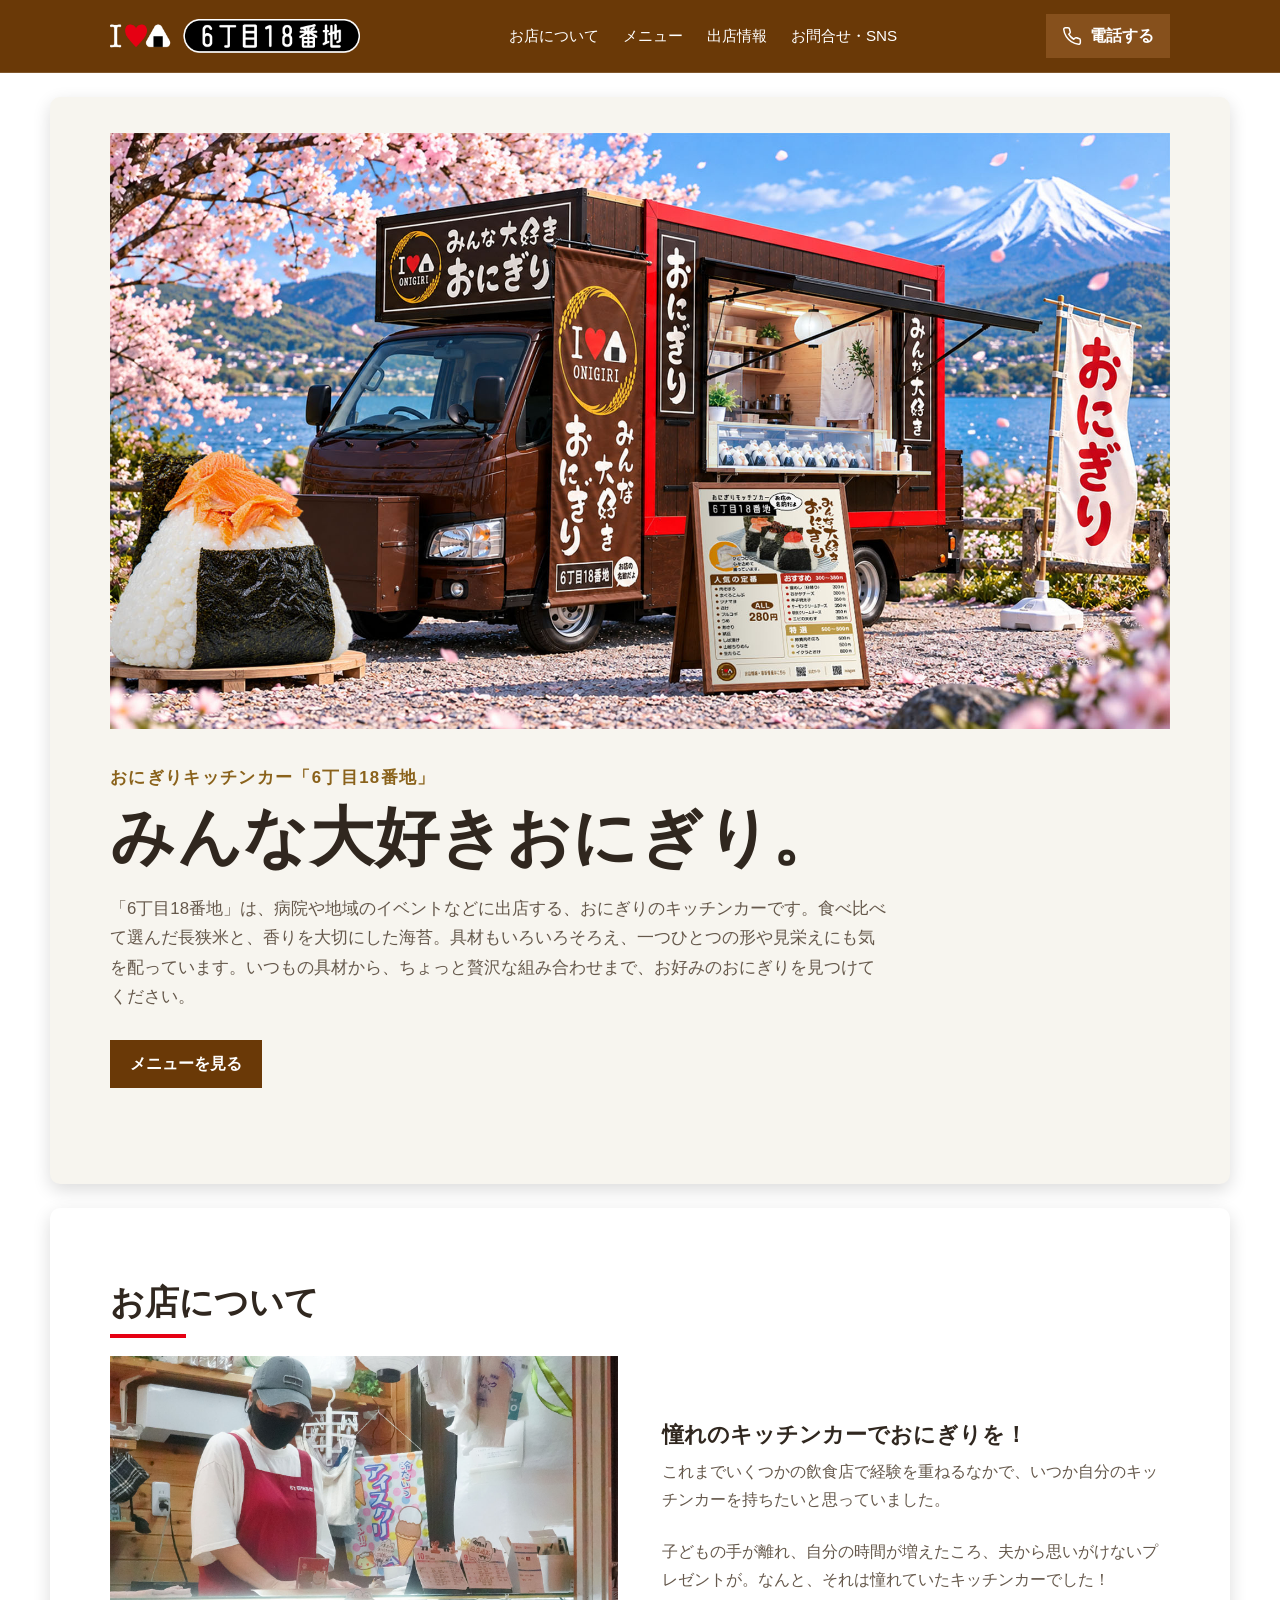
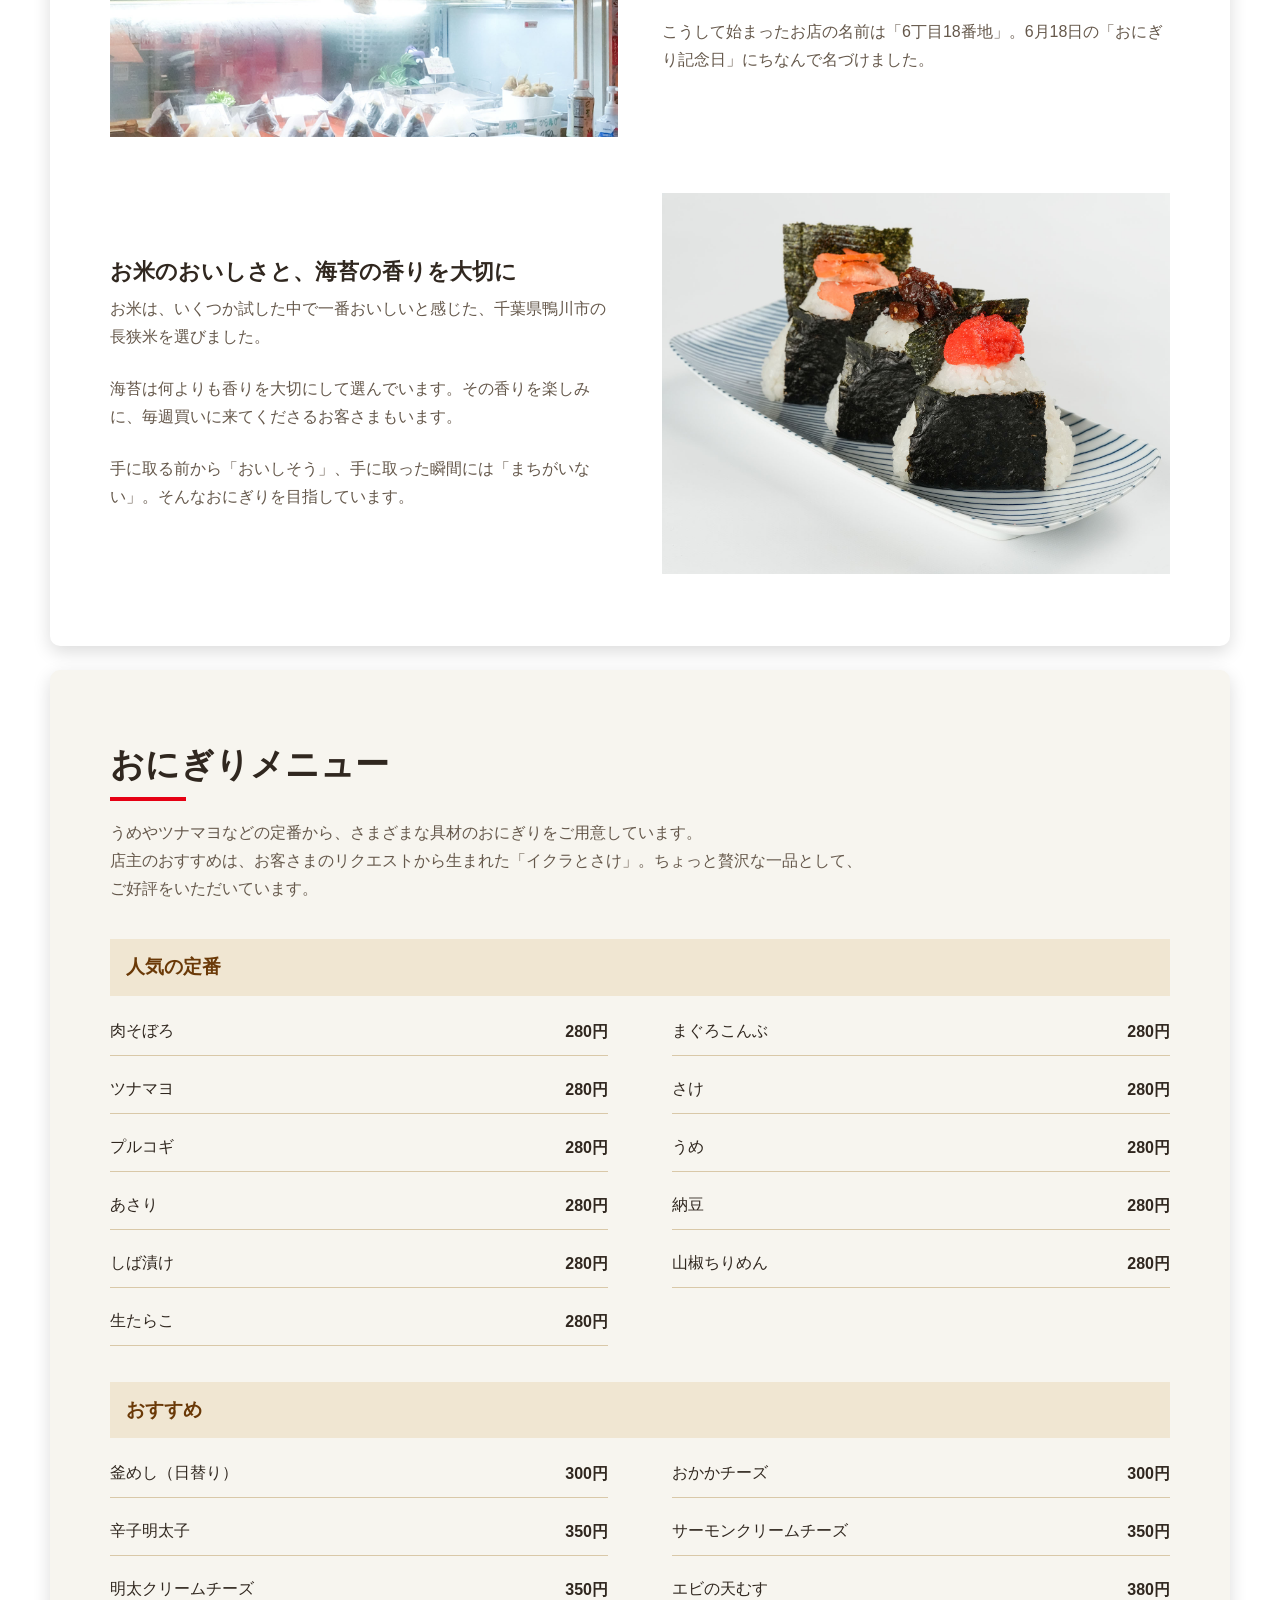
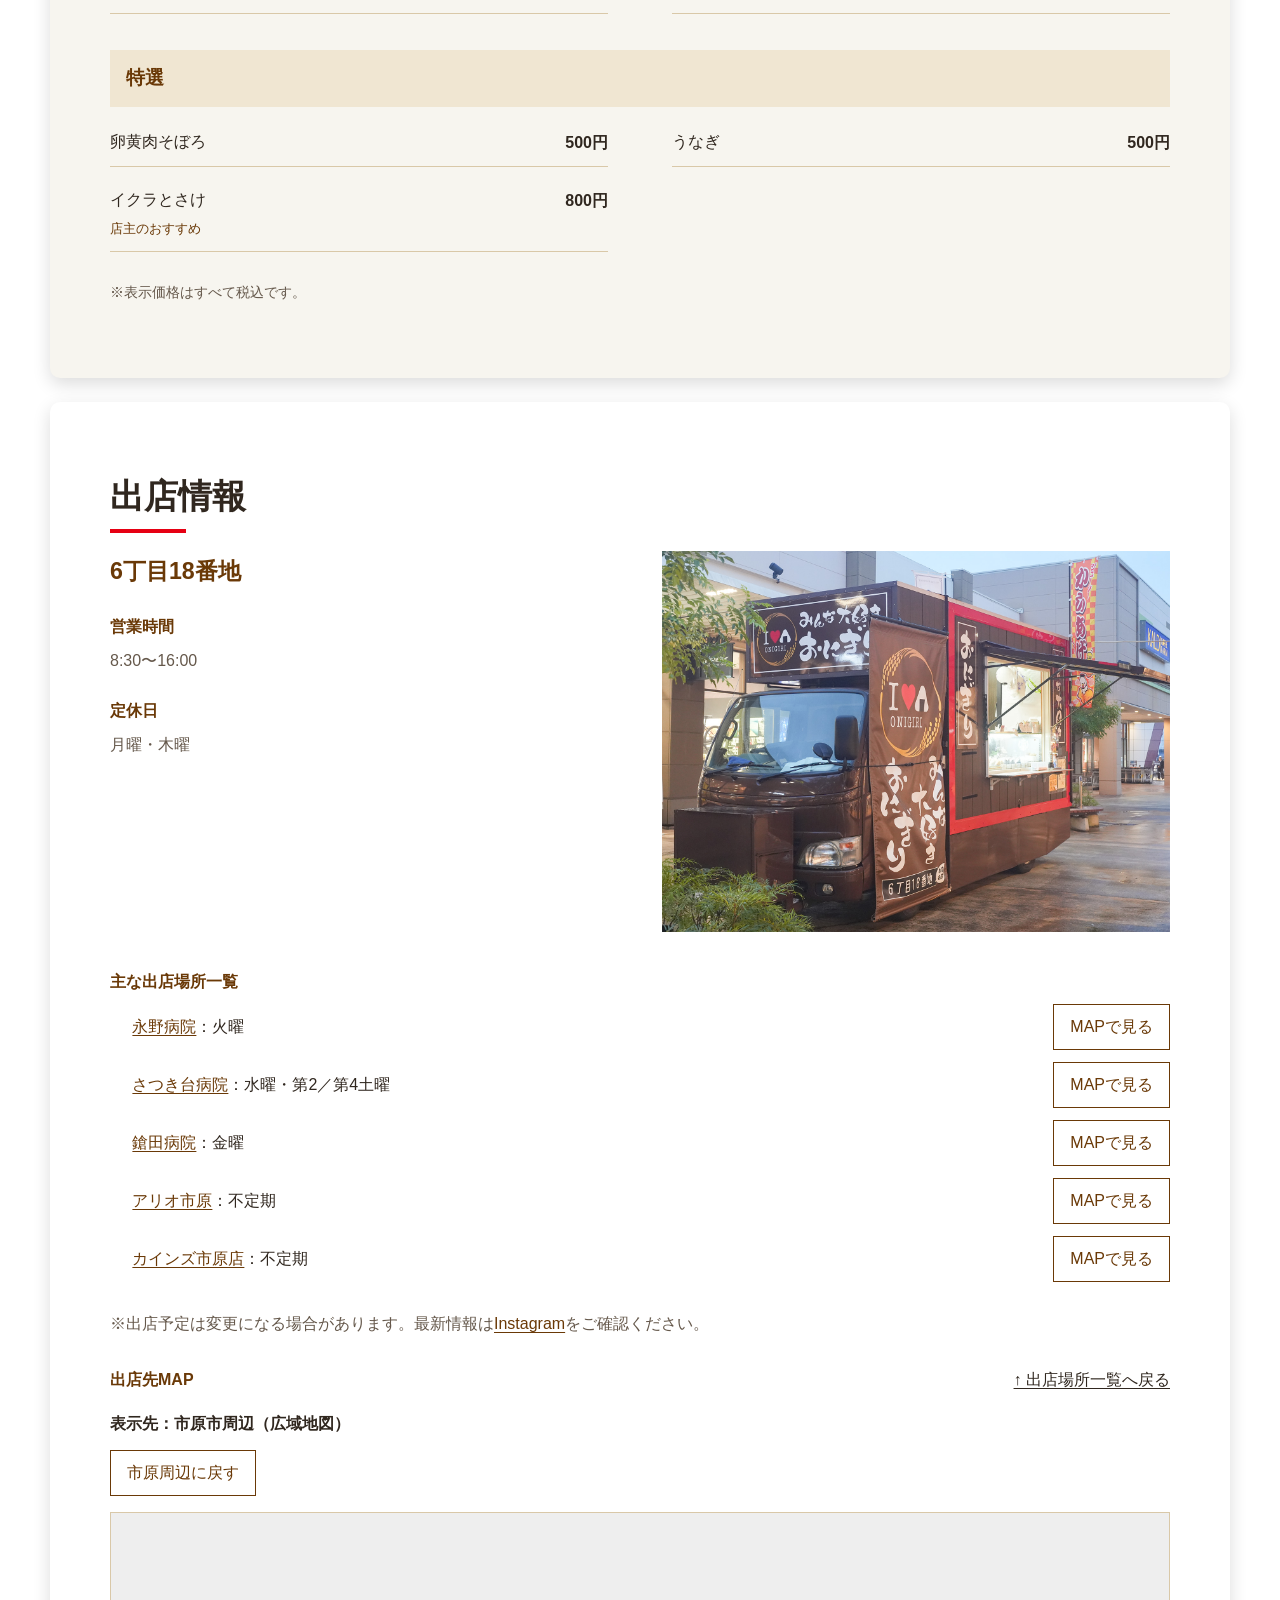
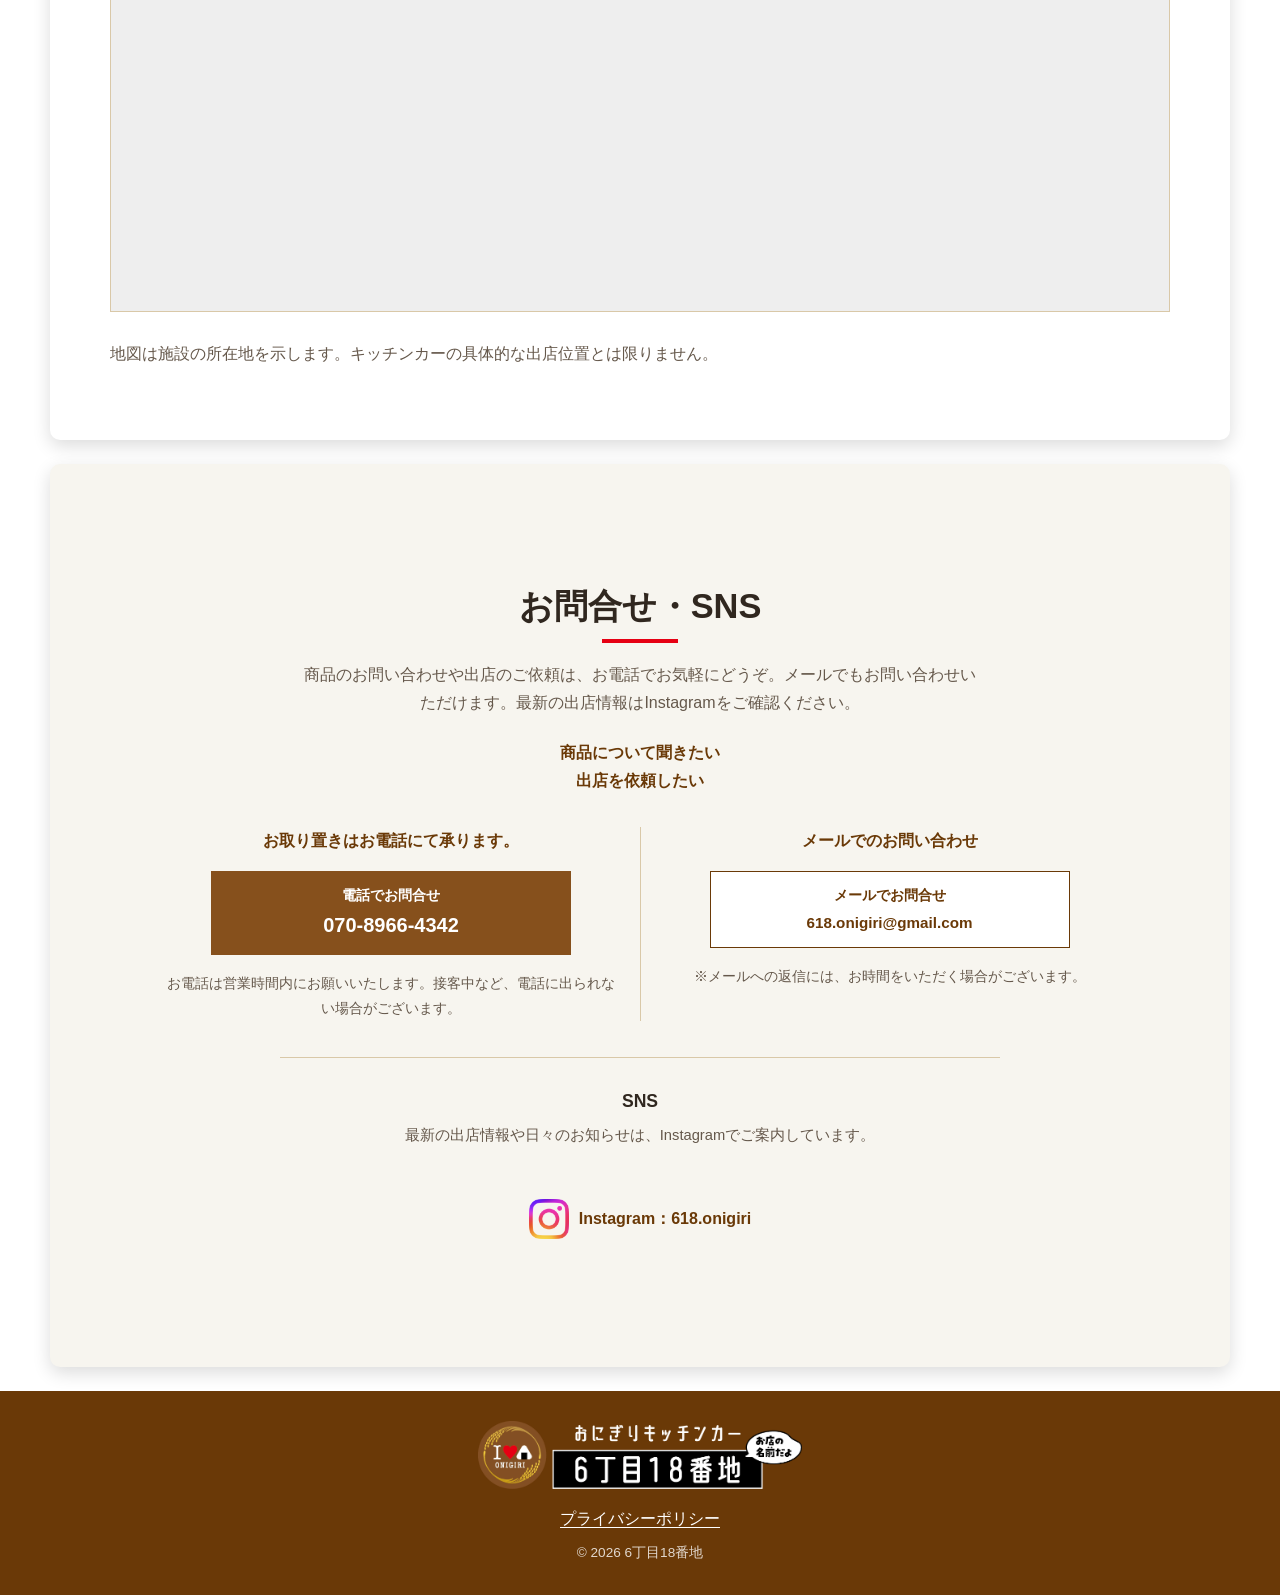
<file: index.html>
<!doctype html>
<html lang="ja">
  <head>
    <meta charset="UTF-8" />
    <meta name="viewport" content="width=device-width, initial-scale=1.0" />

    <!--
    練習・デモ用なので検索エンジンには出さない設定。
    本番公開時は、必要に応じて削除する。
  -->
    <meta name="robots" content="noindex,nofollow" />

    <title>6丁目18番地｜おにぎりキッチンカー</title>
    <meta
      name="description"
      content="おにぎりキッチンカー「6丁目18番地」。さまざまな具材のおにぎりをご用意しています。病院や地域のイベントなどに出店。メニュー・税込価格、主な出店場所、お問い合わせ先をご案内します。"
    />

    <!--
    CSSは2段構成。

    reset.css
    → ブラウザごとの初期スタイル差を整える土台。

    style.css
    → このサイト固有のレイアウト・色・装飾。

    reset.css を先、style.css を後に読むことが重要。
    後から読み込んだ style.css で必要な見た目を上書きする。
  -->
    <link
      rel="icon"
      type="image/png"
      sizes="512x512"
      href="img/favicon-512.png"
    />
    <link rel="stylesheet" href="css/reset.css" />
    <link rel="stylesheet" href="css/style.css" />

    <!--
    favicon：
    実案件で正式ロゴや店舗マークがある場合に設定する。
    テンプレートでは特定店舗のfaviconを持たせない。

    例：
    <link rel="icon" href="favicon.ico" sizes="any" />
    <link rel="icon" type="image/png" sizes="32x32" href="img/favicon-32.png" />
    <link rel="apple-touch-icon" href="img/apple-touch-icon.png" />
  -->

    <!--
    Webフォント：
    テンプレート初期状態では外部Webフォントを使わない。
    店舗ロゴやブランド表現に必要な場合のみ、案件ごとに追加する。
  -->

    <!--
    OGPは次段階で追加予定。
    デモ公開時は noindex のままでもよい。
  --></head>

  <body id="top">
    <!-- ========================================================
       Header
       ======================================================== -->
    <header class="site-header">
      <div class="container header-inner">
        <!--
          店名／ロゴ。
          文字ロゴの場合は店舗名へ差し替える。
          正式ロゴ画像を使う場合は、このa要素内をimgへ変更してよい。
          1ページサイトではTOPへのリンクとして使用する。
        -->
        <a
          class="site-logo"
          href="#top"
          aria-label="6丁目18番地：ページの先頭へ戻る"
        >
          <img
            src="img/logo-header.png"
            alt="6丁目18番地"
            width="800"
            height="106"
          />
        </a>

        <!--
          基本ナビゲーション。
          案件に不要な項目は削除してよい。
          項目名は業種に合わせて変更する。

          SNSリンクを使用する標準テンプレでは「お問合せ・SNS」。
          SNSを使用しない案件では「お問い合わせ」へ変更する。
        -->
        <nav aria-label="メインナビゲーション">
          <ul class="nav-list">
            <li><a href="#about">お店について</a></li>
            <li><a href="#menu">メニュー</a></li>
            <li><a href="#access">出店情報</a></li>
            <li><a href="#contact">お問合せ・SNS</a></li>
          </ul>
        </nav>

        <!--
          Headerの主要CTA。
          Headerは高さを増やしすぎないため、CTAは原則1つ。
          基本は電話を想定。電話を使わない案件では #contact などへ変更する。

          【差し替え】
          電話番号：0000000000 → 実際の番号（ハイフンなし）
          表示文言：業種に応じて「電話で問い合わせる」「電話で予約する」等へ変更
        -->
        <a class="header-cta" href="tel:07089664342">
          <svg
            class="header-phone-icon"
            xmlns="http://www.w3.org/2000/svg"
            width="20"
            height="20"
            viewBox="0 0 24 24"
            fill="none"
            stroke="currentColor"
            stroke-width="1.8"
            stroke-linecap="round"
            stroke-linejoin="round"
            aria-hidden="true"
            focusable="false"
          >
            <path
              d="M22 16.92v3a2 2 0 0 1-2.18 2 19.79 19.79 0 0 1-8.63-3.07 19.5 19.5 0 0 1-6-6A19.79 19.79 0 0 1 2.12 4.2 2 2 0 0 1 4.11 2h3a2 2 0 0 1 2 1.72c.13.96.36 1.9.69 2.79a2 2 0 0 1-.45 2.11L8.09 9.89a16 16 0 0 0 6 6l1.27-1.27a2 2 0 0 1 2.11-.45c.89.33 1.83.56 2.79.69A2 2 0 0 1 22 16.92z"
            />
          </svg>
          <span>電話する</span>
        </a>
      </div>
    </header>

    <main>
      <!--
        ============================================================
        Hero / About 共通：文章設計の考え方
        ============================================================

        ヒアリングで得た情報を、すべて掲載する必要はない。
        目的は情報量を増やすことではなく、
        「その店にしかない固有情報」を1〜2個見つけ、
        読み手の記憶に残る主役として使うこと。

        具体的な事実やエピソードを優先し、
        「地域密着」「丁寧」「安心」「アットホーム」など、
        他店にも当てはまりやすい表現だけで埋めない。

        ヒアリングでは材料を広く集め、
        Web掲載時には省略・整理する勇気を持つ。

        Hero     = 結論（この店は何者か）
        About 01 = Hero深掘り（なぜ今の店になったのか）
        About 02 = こだわり（仕事の内容・強み）
        ============================================================
      -->

      <!-- ======================================================
         Hero
         ====================================================== -->
      <section class="hero">
        <div class="container">
          <!--
            HERO：結論（この店は何者か）

            最初に見た人へ、
            「何の店で、どんな特徴があるのか」を短く伝える場所。

            ヒアリングで確認すること：
            ・店名 / 業種 / 地域は？
            ・創業年や営業年数はアピール材料になる？
            ・この店を一言で表すと？
            ・一番強い特徴は？
            ・主なお客様はどんな人？
            ・初めての人に最初に覚えてほしいことは？

            すべてを入れる必要はない。
            回答の中から最も強い固有情報を1つ程度選び、
            キャッチコピーや説明文の中心にする。

            Hero画像：
            PCでは16:9、スマホでは4:3程度にトリミングされる想定。
            人物・商品・主役は中央寄せにする。
          -->
          <div class="hero-visual">
            <img src="img/hero.jpg" alt="キッチンカーと巨大なおにぎり" width="1920" height="1081" />
          </div>

          <div class="hero-text">
            <h1 class="hero-title">おにぎりキッチンカー「6丁目18番地」</h1>

            <p class="hero-catch">みんな大好きおにぎり。</p>

            <p class="hero-description">
              「6丁目18番地」は、病院や地域のイベントなどに出店する、おにぎりのキッチンカーです。食べ比べて選んだ長狭米と、香りを大切にした海苔。具材もいろいろそろえ、一つひとつの形や見栄えにも気を配っています。いつもの具材から、ちょっと贅沢な組み合わせまで、お好みのおにぎりを見つけてください。
            </p>

            <a class="hero-button" href="#menu">メニューを見る</a>
          </div>
        </div>
      </section>

      <!-- ======================================================
         About
         ====================================================== -->
      <section id="about" class="section">
        <div class="container">
          <h2 class="section-title">お店について</h2>

          <div class="about-row">
            <!--
              ABOUT 01：Hero深掘り（なぜ今の店になったのか）

              Heroで伝えた特徴について、
              その背景・理由・歩みを説明する場所。

              ヒアリングで確認すること：
              ・この店を始めたきっかけは？
              ・なぜこの地域で営業している？
              ・長く続いている場合、その理由は？
              ・どんなお客様に利用されてきた？
              ・長年通っている常連客はいる？
              ・印象に残っているお客様との話は？
              ・店として大切にしてきたことは？

              Heroと内容が重なってもよい。
              Heroでは要約し、ここでは背景や理由を深掘りする。

              文章量の目安：120〜180文字程度。
              強いエピソードがある場合は、無理に情報を足さない。

              画像：店内 / 店主・スタッフ / 店の背景が伝わるもの。
              推奨比率 4:3。
            -->
            <div class="about-visual">
              <img src="img/about-01.jpg" alt="キッチンカーで作業する店主" width="1600" height="1200" />
            </div>

            <div class="about-text">
              <h3>憧れのキッチンカーでおにぎりを！</h3>
              <p>
                これまでいくつかの飲食店で経験を重ねるなかで、いつか自分のキッチンカーを持ちたいと思っていました。
              </p>
              <p>
                子どもの手が離れ、自分の時間が増えたころ、夫から思いがけないプレゼントが。なんと、それは憧れていたキッチンカーでした！
              </p>
              <p>
                こうして始まったお店の名前は「6丁目18番地」。6月18日の「おにぎり記念日」にちなんで名づけました。
              </p>
            </div>
          </div>

          <div class="about-row reverse">
            <!--
              ABOUT 02：こだわり（仕事の内容・強み）

              商品・サービスそのものの特徴や、
              仕事への考え方を紹介する場所。

              ヒアリングで確認すること：
              ・一番得意な商品 / サービスは？
              ・他店ではあまりやっていないことは？
              ・お客様によく褒められることは？
              ・仕事で大切にしていることは？
              ・絶対に妥協しないことは？
              ・意外と知られていない特徴は？
              ・どんな相談や要望に応えたい？

              「丁寧」「安心」などの抽象表現だけで終わらせず、
              具体的な商品・仕事・エピソードを1つ以上入れる。

              文章量の目安：120〜180文字程度。

              画像：商品 / 仕事道具 / 作業風景 / 提供風景など。
              推奨比率 4:3。
            -->
            <div class="about-visual">
              <img src="img/about-02.jpg" alt="お皿に並べた3種類のおにぎり" width="1600" height="1200" />
            </div>

            <div class="about-text">
              <h3>お米のおいしさと、海苔の香りを大切に</h3>
              <p>
                お米は、いくつか試した中で一番おいしいと感じた、千葉県鴨川市の長狭米を選びました。
              </p>
              <p>
                海苔は何よりも香りを大切にして選んでいます。その香りを楽しみに、毎週買いに来てくださるお客さまもいます。
              </p>
              <p>
                手に取る前から「おいしそう」、手に取った瞬間には「まちがいない」。そんなおにぎりを目指しています。
              </p>
            </div>
          </div>
        </div>
      </section>

      <!-- ======================================================
         Service / Menu
         ====================================================== -->
      <section id="menu" class="section">
        <div class="container">
          <!--
            セクション見出し。
            業種に合わせて変更する。

            例：
            ・飲食店　　　→ メニュー・料金
            ・美容／施術　→ メニュー・料金
            ・サービス業　→ サービス・料金
            ・物販　　　　→ 商品・料金

            id="menu" と .menu-* はテンプレ内部の共通名として使用。
            表示文言だけ案件に合わせて変更すればよい。
          -->
          <h2 class="section-title">おにぎりメニュー</h2>

          <!--
            セクション導入文。
            完成時の目安：70〜120文字程度。

            ヒアリング内容が短い場合は、
            ・どのような商品／サービスがあるか
            ・料金が変わる条件
            ・注文や依頼のしかた
            ・初めての方へ伝えておきたいこと
            などを補って文章化する。
          -->
          <p class="section-lead">
            うめやツナマヨなどの定番から、さまざまな具材のおにぎりをご用意しています。<br />
            店主のおすすめは、お客さまのリクエストから生まれた「イクラとさけ」。ちょっと贅沢な一品として、ご好評をいただいています。
          </p>

          <!--
            サービス／メニュー一覧。
            PCでは2列、スマートフォンでは1列。

            基本は6項目前後を想定。
            項目数は案件に合わせて増減してよい。

            menu-detail：
            内容、対象、セット内容、サイズ等の補足に使用。
            不要な項目では削除してよい。

            menu-label：
            「人気」「要予約」「期間限定」など短い補助表示に使用。
            不要なら削除する。
          -->
          <div class="menu-group">
            <h3>人気の定番</h3>
            <div class="menu-grid">
              <div class="menu-item">
                <span class="menu-name"
                  ><span class="menu-name-main">肉そぼろ</span></span
                >
                <span class="menu-price">280円</span>
              </div>
              <div class="menu-item">
                <span class="menu-name"
                  ><span class="menu-name-main">まぐろこんぶ</span></span
                >
                <span class="menu-price">280円</span>
              </div>
              <div class="menu-item">
                <span class="menu-name"
                  ><span class="menu-name-main">ツナマヨ</span></span
                >
                <span class="menu-price">280円</span>
              </div>
              <div class="menu-item">
                <span class="menu-name"
                  ><span class="menu-name-main">さけ</span></span
                >
                <span class="menu-price">280円</span>
              </div>
              <div class="menu-item">
                <span class="menu-name"
                  ><span class="menu-name-main">プルコギ</span></span
                >
                <span class="menu-price">280円</span>
              </div>
              <div class="menu-item">
                <span class="menu-name"
                  ><span class="menu-name-main">うめ</span></span
                >
                <span class="menu-price">280円</span>
              </div>
              <div class="menu-item">
                <span class="menu-name"
                  ><span class="menu-name-main">あさり</span></span
                >
                <span class="menu-price">280円</span>
              </div>
              <div class="menu-item">
                <span class="menu-name"
                  ><span class="menu-name-main">納豆</span></span
                >
                <span class="menu-price">280円</span>
              </div>
              <div class="menu-item">
                <span class="menu-name"
                  ><span class="menu-name-main">しば漬け</span></span
                >
                <span class="menu-price">280円</span>
              </div>
              <div class="menu-item">
                <span class="menu-name"
                  ><span class="menu-name-main">山椒ちりめん</span></span
                >
                <span class="menu-price">280円</span>
              </div>
              <div class="menu-item">
                <span class="menu-name"
                  ><span class="menu-name-main">生たらこ</span></span
                >
                <span class="menu-price">280円</span>
              </div>
            </div>
          </div>

          <div class="menu-group">
            <h3>おすすめ</h3>
            <div class="menu-grid">
              <div class="menu-item">
                <span class="menu-name"
                  ><span class="menu-name-main">釜めし（日替り）</span></span
                >
                <span class="menu-price">300円</span>
              </div>
              <div class="menu-item">
                <span class="menu-name"
                  ><span class="menu-name-main">おかかチーズ</span></span
                >
                <span class="menu-price">300円</span>
              </div>
              <div class="menu-item">
                <span class="menu-name"
                  ><span class="menu-name-main">辛子明太子</span></span
                >
                <span class="menu-price">350円</span>
              </div>
              <div class="menu-item">
                <span class="menu-name"
                  ><span class="menu-name-main"
                    >サーモンクリームチーズ</span
                  ></span
                >
                <span class="menu-price">350円</span>
              </div>
              <div class="menu-item">
                <span class="menu-name"
                  ><span class="menu-name-main">明太クリームチーズ</span></span
                >
                <span class="menu-price">350円</span>
              </div>
              <div class="menu-item">
                <span class="menu-name"
                  ><span class="menu-name-main">エビの天むす</span></span
                >
                <span class="menu-price">380円</span>
              </div>
            </div>
          </div>

          <div class="menu-group">
            <h3>特選</h3>
            <div class="menu-grid">
              <div class="menu-item">
                <span class="menu-name"
                  ><span class="menu-name-main">卵黄肉そぼろ</span></span
                >
                <span class="menu-price">500円</span>
              </div>
              <div class="menu-item">
                <span class="menu-name"
                  ><span class="menu-name-main">うなぎ</span></span
                >
                <span class="menu-price">500円</span>
              </div>
              <div class="menu-item">
                <span class="menu-name"
                  ><span class="menu-name-main">イクラとさけ</span
                  ><span class="menu-label">店主のおすすめ</span></span
                >
                <span class="menu-price">800円</span>
              </div>
            </div>
          </div>

          <!--
            基本注記。
            税込／税別、料金変動条件、サイズ差、出張費などを記載する。
            不要なら削除してよい。
          -->
          <p class="menu-note">※表示価格はすべて税込です。</p>

          <!--
            追加注記。
            割引、期間限定、注意事項など、通常注記とは分けて見せたい情報に使用。
            不要ならこのp要素ごと削除する。
          -->
        </div>
      </section>

      <!-- ======================================================
         Store information / Access
         ====================================================== -->
      <section id="access" class="section">
        <div class="container">
          <h2 class="section-title">出店情報</h2>

          <!--
            店舗情報は「実際に来店・利用するための現地情報」に集中させる。

            標準で用意する項目：
            ・店舗名
            ・住所
            ・電話番号
            ・営業時間
            ・定休日
            ・駐車場
            ・Google Map
            ・外観写真

            キッチンカーや複数拠点で営業する案件では、
            location-list を使って主な出店場所・対応地域を追加する。
            不要な項目は要素ごと削除してよい。

            SNSはこのブロックには置かず、Contact側へまとめる。
          -->
          <!-- この案件では上段を営業情報と写真に限定し、一覧と地図は下へ配置する。電話番号はContactに集約する。 -->
          <div class="info-layout">
            <div class="info-text">
              <!--
                店舗名。
                英字表記やブランド名が不要なら span.shop-name-sub は削除する。
              -->
              <h3 class="shop-name">6丁目18番地</h3>





              <dl class="info-list">
                <dt>営業時間</dt>
                <dd>8:30〜16:00</dd>
                <dt>定休日</dt>
                <dd>月曜・木曜</dd>
              </dl>
            </div>

            <div class="access-visuals">


              <!--
                STORE / ACCESS IMAGE

                用途：店舗外観、入口、駐車位置、キッチンカー車両など
                推奨比率：4:3
                構図：初めて来る人が現地で照合しやすい写真を優先する

                写真が不要な案件ではfigureごと削除してよい。
              -->
              <figure class="store-photo-figure">
                <div class="store-photo">
                  <img src="img/access.jpg" alt="6丁目18番地のキッチンカー外観" width="1600" height="1200" />
                </div>
              </figure>
            </div>
          </div>
          <!-- 出店先一覧は2カラムの外に置き、施設HPと地図操作のリンクを分ける。 -->
              <!--
                複数拠点・出店場所・対応地域がある案件用。
                固定店舗で不要なら、この見出しとulをまとめて削除する。

                例：
                ・毎週○曜日 ○○駅前
                ・○○市 / △△市を中心に出張対応
                ・イベント出店情報はInstagramで更新
              -->
              <div class="location-block">
                <h3 id="location-list" class="info-subtitle">主な出店場所一覧</h3>
                <ul class="location-list">
                  <li><span><a href="https://ryokuyukai.jp/nagano/" target="_blank" rel="noopener noreferrer">永野病院</a><span class="location-days">火曜</span></span> <a class="location-map-button" href="https://www.google.com/maps/search/?api=1&amp;query=%E6%B0%B8%E9%87%8E%E7%97%85%E9%99%A2%20%E5%8D%83%E8%91%89%E7%9C%8C%E5%B8%82%E5%8E%9F%E5%B8%82%E9%A6%AC%E7%AB%8B802-2" target="_blank" rel="noopener noreferrer" data-access-map="hospital" aria-controls="access-map-frame" aria-label="永野病院をMAPで見る">MAPで見る</a></li>
                  <li><span><a href="https://satsuki-kai.or.jp/" target="_blank" rel="noopener noreferrer">さつき台病院</a><span class="location-days">水曜・第2／第4土曜</span></span> <a class="location-map-button" href="https://www.google.com/maps/search/?api=1&amp;query=%E8%A2%96%E3%82%B1%E6%B5%A6%E3%81%95%E3%81%A4%E3%81%8D%E5%8F%B0%E7%97%85%E9%99%A2%20%E5%8D%83%E8%91%89%E7%9C%8C%E8%A2%96%E3%82%B1%E6%B5%A6%E5%B8%82%E9%95%B7%E6%B5%A6%E9%A7%85%E5%89%8D5%E4%B8%81%E7%9B%AE21" target="_blank" rel="noopener noreferrer" data-access-map="satsuki" aria-controls="access-map-frame" aria-label="さつき台病院をMAPで見る">MAPで見る</a></li>
                  <li><span><a href="https://www.yarita-hosp.or.jp/" target="_blank" rel="noopener noreferrer">鎗田病院</a><span class="location-days">金曜</span></span> <a class="location-map-button" href="https://www.google.com/maps/search/?api=1&amp;query=%E9%8E%97%E7%94%B0%E7%97%85%E9%99%A2%20%E5%8D%83%E8%91%89%E7%9C%8C%E5%B8%82%E5%8E%9F%E5%B8%82%E4%BA%94%E4%BA%95899" target="_blank" rel="noopener noreferrer" data-access-map="yarita" aria-controls="access-map-frame" aria-label="鎗田病院をMAPで見る">MAPで見る</a></li>
                  <li><span><a href="https://ichihara.ario.jp/" target="_blank" rel="noopener noreferrer">アリオ市原</a><span class="location-days">不定期</span></span> <a class="location-map-button" href="https://www.google.com/maps/search/?api=1&amp;query=%E3%82%A2%E3%83%AA%E3%82%AA%E5%B8%82%E5%8E%9F%20%E5%8D%83%E8%91%89%E7%9C%8C%E5%B8%82%E5%8E%9F%E5%B8%82%E6%9B%B4%E7%B4%9A4%E4%B8%81%E7%9B%AE3%E7%95%AA2" target="_blank" rel="noopener noreferrer" data-access-map="ario" aria-controls="access-map-frame" aria-label="アリオ市原をMAPで見る">MAPで見る</a></li>
                  <li><span><a href="https://map.cainz.com/detail/779/" target="_blank" rel="noopener noreferrer">カインズ市原店</a><span class="location-days">不定期</span></span> <a class="location-map-button" href="https://www.google.com/maps/search/?api=1&amp;query=%E3%82%AB%E3%82%A4%E3%83%B3%E3%82%BA%E5%B8%82%E5%8E%9F%E5%BA%97%20%E5%8D%83%E8%91%89%E7%9C%8C%E5%B8%82%E5%8E%9F%E5%B8%82%E6%9B%B4%E7%B4%9A3-1-1" target="_blank" rel="noopener noreferrer" data-access-map="cainz" aria-controls="access-map-frame" aria-label="カインズ市原店をMAPで見る">MAPで見る</a></li>
                </ul>
              <!--
                アクセス補足。
                最寄駅、目印、予約制、訪問前の注意などを80〜120文字程度で記述。
                不要ならp要素ごと削除する。
              -->
              <p class="access-note">
                ※出店予定は変更になる場合があります。最新情報は<a href="https://www.instagram.com/618.onigiri/" target="_blank" rel="noopener noreferrer">Instagram</a>をご確認ください。
              </p>
              </div>

          <!--
                GOOGLE MAP

                実案件ではGoogle Mapsの「共有 → 地図を埋め込む」から
                取得したiframeへ、このプレースホルダーを差し替える。

                キッチンカーなど固定店舗がない場合は、
                Map自体を削除するか、主な出店場所のMapへ変更してよい。
              -->
          <!-- 旧仕様の右カラム配置から変更し、地図をAccess末尾に全幅で配置する。 -->
          <div id="access-map" class="access-map">
            <!-- 既存のスムーズスクロールで出店先一覧へ戻る。MAP切り替えとは独立したページ内リンク。 -->
            <!-- 見出しと戻るリンクを同じ行に置くための専用枠。狭い画面ではリンクの文字を折り返す。 -->
            <div class="access-map-heading">
              <h3 class="info-subtitle">出店先MAP</h3>
              <a href="#location-list">↑ 出店場所一覧へ戻る</a>
            </div>
            <!-- 表示先の案内は地図の読み込み成功を判定するものではない。 -->
            <p id="access-map-status" class="access-map-status" role="status" tabindex="-1">表示先：市原市周辺（広域地図）</p>
            <a class="location-map-button" href="https://www.google.com/maps/search/?api=1&amp;query=%E5%8D%83%E8%91%89%E7%9C%8C%E5%B8%82%E5%8E%9F%E5%B8%82" target="_blank" rel="noopener noreferrer" data-access-map="area" aria-controls="access-map-frame">市原周辺に戻す</a>
            <div class="map-box">
              <iframe id="access-map-frame" title="市原市周辺の広域地図" src="https://www.google.com/maps/embed?pb=!1m18!1m12!1m3!1d416319.32658209925!2d140.1361745!3d35.392985599999996!2m3!1f0!2f0!3f0!3m2!1i1024!2i768!4f13.1!3m3!1m2!1s0x6022a3865bbe8ae9%3A0xa4c9e6a9b143b311!2z5Y2D6JGJ55yM5biC5Y6f5biC!5e0!3m2!1sja!2sjp!4v1793264269748!5m2!1sja!2sjp" width="600" height="450" loading="lazy" allowfullscreen="" referrerpolicy="strict-origin-when-cross-origin"></iframe>
            </div>
            <p class="access-note">地図は施設の所在地を示します。キッチンカーの具体的な出店位置とは限りません。</p>
          </div>
        </div>
      </section>

      <!-- ======================================================
         Contact / SNS
         ====================================================== -->
      <section id="contact" class="section">
        <div class="container">
          <div class="contact-box">
            <h2 class="section-title">お問合せ・SNS</h2>

            <!--
              Contactの基本方針：

              ・主な問い合わせ手段は「電話 + Gmail」
              ・問い合わせフォームは原則として設置しない
              ・店舗専用GoogleアカウントのGmailを使用する想定
              ・同じGoogleアカウントをGBP / GA4 / Search Console等の管理にも使う
              ・迷惑メール対策はGmail側へ寄せ、サイト側の保守負担を増やさない

              SNSを使用しない案件では、
              このセクション見出しとHeaderナビを「お問い合わせ」に変更する。
            -->

            <!--
              導入文。
              完成時の目安：60〜100文字程度。

              問い合わせ可能な内容や、
              電話・メールの使い分けを簡潔に案内する。
            -->
            <p class="contact-lead">
              商品のお問い合わせや出店のご依頼は、お電話でお気軽にどうぞ。メールでもお問い合わせいただけます。最新の出店情報はInstagramをご確認ください。
            </p>

            <!--
              問い合わせ例。
              お客様が「何を聞いてよいか」を想像しやすくする補助文。
              2〜3例程度を想定。不要ならp要素ごと削除してよい。
            -->
            <p class="contact-example">
              商品について聞きたい<br />
              出店を依頼したい
            </p>

            <!--
              主CTA：電話 + Gmail

              電話番号、Gmailアドレスを案件ごとに差し替える。
              Gmailは店舗専用Googleアカウントを想定。

              メール不要の案件では mail ボタンを削除する。
              電話不要の案件では tel ボタンを削除する。
            -->
            <div class="contact-actions">
              <div class="contact-phone-group">
                <p class="contact-group-title">お取り置きはお電話にて承ります。</p>
                <a
                  class="contact-button tel"
                  href="tel:07089664342"
                  aria-describedby="phone-note"
                >
                  <span class="contact-button-label">電話でお問合せ</span>
                  <span class="contact-phone">070-8966-4342</span>
                </a>
                <p id="phone-note" class="contact-note">
                  お電話は営業時間内にお願いいたします。接客中など、電話に出られない場合がございます。
                </p>
              </div>
              <div class="contact-mail-group">
                <p class="contact-group-title">メールでのお問い合わせ</p>
                <a
                class="contact-button mail"
                href="mailto:618.onigiri@gmail.com?subject=6%E4%B8%81%E7%9B%AE18%E7%95%AA%E5%9C%B0%E3%81%AE%E3%82%B5%E3%82%A4%E3%83%88%E3%81%8B%E3%82%89%E3%81%AE%E3%81%8A%E5%95%8F%E3%81%84%E5%90%88%E3%82%8F%E3%81%9B"
                  aria-describedby="mail-note"
              >
                <span class="contact-button-label">メールでお問合せ</span>
                <span class="contact-mail">618.onigiri@gmail.com</span>
              </a>
                <p id="mail-note" class="contact-note">※メールへの返信には、お時間をいただく場合がございます。</p>
              </div>
            </div>

            <!--
              電話・メールの補足。
              営業時間、返信目安、休業日の対応などを記載する。
              不要ならp要素ごと削除する。
            -->

            <!--
              SNSリンク：

              日々の更新はSNS、公式Webは基本情報を置く「母艦」として運用する想定。
              Web側ではSNS投稿の埋め込みは行わず、原則としてリンクのみ。

              LINE / Instagram / その他SNSを必要に応じて残す。
              使用しないSNSはa要素ごと削除する。
              SNSを一切使用しない案件では sns-area 全体を削除する。
            -->
            <div class="sns-area">
              <h3 class="sns-title">SNS</h3>
              <p class="sns-lead">
                最新の出店情報や日々のお知らせは、Instagramでご案内しています。
              </p>

              <div class="sns-links">
                <!--
                  SNSアイコンは公式配布素材を使用。
                  URLは案件ごとに差し替える。

                  LINE / Instagram / X のうち、
                  使用しないものはa要素ごと削除する。

                  Xは淡色背景用として黒ロゴを標準使用。
                  img/sns-x-white.png は濃色背景用の予備素材。
                -->

                <a
                  class="sns-link"
                  href="https://www.instagram.com/618.onigiri/"
                  target="_blank"
                  rel="noopener"
                  aria-label="Instagramを開く"
                >
                  <img
                    class="sns-icon"
                    src="img/sns-instagram.png"
                    alt=""
                    width="40"
                    height="40"
                  />
                  <span>Instagram：618.onigiri</span>
                </a>
              </div>
            </div>
          </div>
        </div>
      </section>
    </main>

    <!-- ========================================================
       Footer
       ======================================================== -->
    <footer class="site-footer">
      <!--
        店舗名 / ロゴ表記。
        実案件では【店舗名】へ差し替える。
        画像ロゴを使う場合は、このp要素を画像へ置き換えてもよい。
      -->
      <p class="footer-name">
        <img
          src="img/logo-footer.png"
          alt="おにぎりキッチンカー 6丁目18番地"
          width="800"
          height="163"
        />
      </p>

      <!--
        Footerは情報を詰め込みすぎず、
        必要最低限の補助リンクだけ置く。

        プライバシーポリシーが不要な案件では、
        このfooter-nav自体を削除してよい。
      -->
      <p class="footer-nav">
        <a href="privacy.html">プライバシーポリシー</a>
      </p>

      <!--
        西暦と店舗名を案件ごとに差し替える。
        JavaScriptで自動化せず、静的HTMLのままでも問題ない。
      -->
      <p class="copyright">&copy; 2026 6丁目18番地</p>
    </footer>
    <script>
      // 検証済みの埋め込みURL6件をそのまま使い、1つのiframeだけを切り替える。
      (() => {
        const maps = {
  "area": {
    "url": "https://www.google.com/maps/embed?pb=!1m18!1m12!1m3!1d416319.32658209925!2d140.1361745!3d35.392985599999996!2m3!1f0!2f0!3f0!3m2!1i1024!2i768!4f13.1!3m3!1m2!1s0x6022a3865bbe8ae9%3A0xa4c9e6a9b143b311!2z5Y2D6JGJ55yM5biC5Y6f5biC!5e0!3m2!1sja!2sjp!4v1793264269748!5m2!1sja!2sjp",
    "name": "市原市周辺（広域地図）",
    "title": "市原市周辺の広域地図"
  },
  "hospital": {
    "url": "https://www.google.com/maps/embed?pb=!1m18!1m12!1m3!1d13005.125405469189!2d140.11567230000003!3d35.423059800000004!2m3!1f0!2f0!3f0!3m2!1i1024!2i768!4f13.1!3m3!1m2!1s0x6022a233915e3c45%3A0xbcf85aee93a36ada!2z5rC46YeO55eF6Zmi!5e0!3m2!1sja!2sjp!4v1793264299270!5m2!1sja!2sjp",
    "name": "永野病院",
    "title": "永野病院の地図"
  },
  "satsuki": {
    "url": "https://www.google.com/maps/embed?pb=!1m18!1m12!1m3!1d3250.3654276063726!2d140.00377387552535!3d35.44574657266412!2m3!1f0!2f0!3f0!3m2!1i1024!2i768!4f13.1!3m3!1m2!1s0x60187570d334dd49%3A0x161889e91032926e!2z6KKW44Kx5rWm44GV44Gk44GN5Y-w55eF6Zmi!5e0!3m2!1sja!2sjp!4v1793265113594!5m2!1sja!2sjp",
    "name": "さつき台病院",
    "title": "さつき台病院の地図"
  },
  "yarita": {
    "url": "https://www.google.com/maps/embed?pb=!1m18!1m12!1m3!1d3247.7705319585684!2d140.0775024755284!3d35.50995187264299!2m3!1f0!2f0!3f0!3m2!1i1024!2i768!4f13.1!3m3!1m2!1s0x60229e989b595cdb%3A0xcaec2a752ed3d453!2z6Y6X55Sw55eF6Zmi!5e0!3m2!1sja!2sjp!4v1793265135420!5m2!1sja!2sjp",
    "name": "鎗田病院",
    "title": "鎗田病院の地図"
  },
  "ario": {
    "url": "https://www.google.com/maps/embed?pb=!1m18!1m12!1m3!1d3247.8355255558363!2d140.09856647552832!3d35.50834497264354!2m3!1f0!2f0!3f0!3m2!1i1024!2i768!4f13.1!3m3!1m2!1s0x6022994ad051d14b%3A0xc20d2fd329165ece!2z44Ki44Oq44Kq5biC5Y6f!5e0!3m2!1sja!2sjp!4v1793265159755!5m2!1sja!2sjp",
    "name": "アリオ市原",
    "title": "アリオ市原の地図"
  },
  "cainz": {
    "url": "https://www.google.com/maps/embed?pb=!1m18!1m12!1m3!1d3247.915675010568!2d140.10110887552818!3d35.50636327264417!2m3!1f0!2f0!3f0!3m2!1i1024!2i768!4f13.1!3m3!1m2!1s0x6022993598a5b925%3A0xb295f92986bf7b5f!2z44Kr44Kk44Oz44K6IOW4guWOn-W6lw!5e0!3m2!1sja!2sjp!4v1793265179773!5m2!1sja!2sjp",
    "name": "カインズ市原店",
    "title": "カインズ市原店の地図"
  }
};
        const frame = document.getElementById('access-map-frame');
        const region = document.getElementById('access-map');
        const status = document.getElementById('access-map-status');
        if (!frame || !region || !status) return;
        // JavaScript無効時や修飾キー操作時は、hrefの通常のGoogleマップを開く。
        document.querySelectorAll('[data-access-map]').forEach(link => link.addEventListener('click', event => {
          if (event.defaultPrevented || event.button !== 0 || event.ctrlKey || event.metaKey || event.shiftKey || event.altKey) return;
          const selected = maps[link.dataset.accessMap];
          if (!selected) return;
          event.preventDefault();
          frame.title = selected.title;
          if (frame.getAttribute('src') !== selected.url) frame.src = selected.url;
          status.textContent = '表示先：' + selected.name;
          // キーボードにも表示先を伝え、固定ヘッダーを避けて必要な場合だけ地図へスクロールする。
          status.focus({ preventScroll: true });
          const header = document.querySelector('.site-header');
          const offset = (header ? header.getBoundingClientRect().height : 0) + 16;
          const top = region.getBoundingClientRect().top;
          if (top < offset || top > window.innerHeight * 0.55) {
            const reduce = window.matchMedia('(prefers-reduced-motion: reduce)').matches;
            window.scrollTo({ top: Math.max(0, window.scrollY + top - offset), behavior: reduce ? 'instant' : 'smooth' });
          }
        }));
      })();
    </script>
  </body>
</html>
</file>
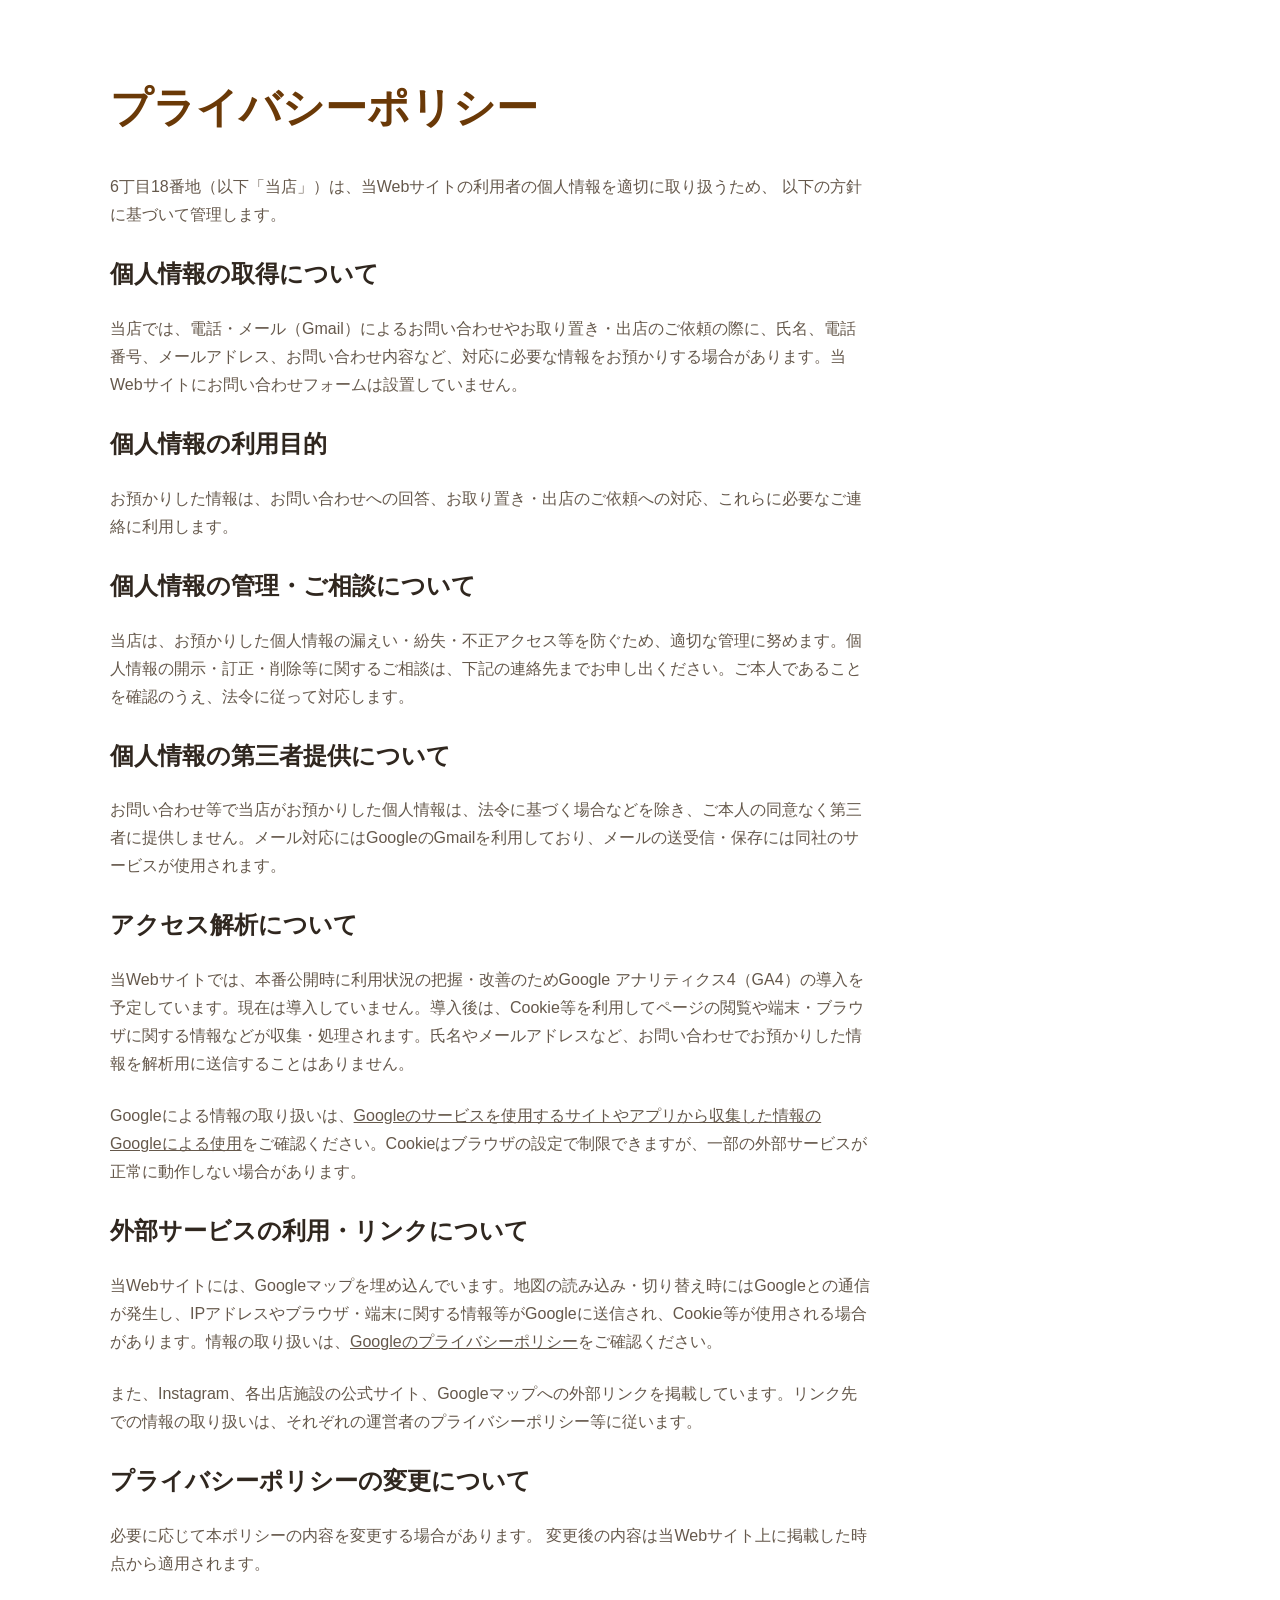
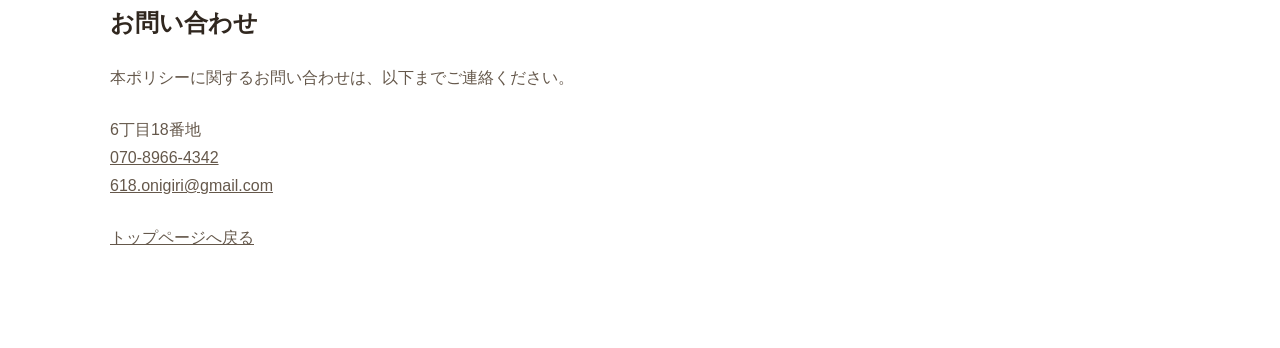
<file: privacy.html>
<!doctype html>
<html lang="ja">
  <head>
    <meta charset="UTF-8" />
    <meta name="viewport" content="width=device-width, initial-scale=1.0" />

    <!--
      テンプレート用プライバシーポリシー。

      実案件では、
      ・店舗名
      ・連絡先
      ・Google Analytics利用有無
      ・その他の外部サービス利用有無
      を確認して不要部分を削除・修正する。

      このテンプレートは一般的な小規模店舗サイトを想定した雛形。
      業種や取得情報によって必要事項が変わる場合がある。
    -->

    <meta name="robots" content="noindex,nofollow" />

    <title>プライバシーポリシー｜6丁目18番地</title>

    <link rel="icon" type="image/png" sizes="512x512" href="img/favicon-512.png" />
    <link rel="stylesheet" href="css/reset.css" />
    <link rel="stylesheet" href="css/style.css" />
  </head>

  <body>
    <main class="privacy-page">
      <div class="container">
        <h1>プライバシーポリシー</h1>

        <p>
          6丁目18番地（以下「当店」）は、当Webサイトの利用者の個人情報を適切に取り扱うため、
          以下の方針に基づいて管理します。
        </p>

        <h2>個人情報の取得について</h2>
        <p>
          当店では、電話・メール（Gmail）によるお問い合わせやお取り置き・出店のご依頼の際に、氏名、電話番号、メールアドレス、お問い合わせ内容など、対応に必要な情報をお預かりする場合があります。当Webサイトにお問い合わせフォームは設置していません。
        </p>

        <h2>個人情報の利用目的</h2>
        <p>
          お預かりした情報は、お問い合わせへの回答、お取り置き・出店のご依頼への対応、これらに必要なご連絡に利用します。
        </p>

        <h2>個人情報の管理・ご相談について</h2>
        <p>
          当店は、お預かりした個人情報の漏えい・紛失・不正アクセス等を防ぐため、適切な管理に努めます。個人情報の開示・訂正・削除等に関するご相談は、下記の連絡先までお申し出ください。ご本人であることを確認のうえ、法令に従って対応します。
        </p>

        <h2>個人情報の第三者提供について</h2>
        <p>
          お問い合わせ等で当店がお預かりした個人情報は、法令に基づく場合などを除き、ご本人の同意なく第三者に提供しません。メール対応にはGoogleのGmailを利用しており、メールの送受信・保存には同社のサービスが使用されます。
        </p>

        <!--
          Google Analyticsを利用しない案件では、
          この見出しと本文を削除する。
        -->
        <!-- GA4は未導入。導入時には利用開始の表現と実際の収集・共有設定を再確認する。 -->
        <h2>アクセス解析について</h2>
        <p>
          当Webサイトでは、本番公開時に利用状況の把握・改善のためGoogle アナリティクス4（GA4）の導入を予定しています。現在は導入していません。導入後は、Cookie等を利用してページの閲覧や端末・ブラウザに関する情報などが収集・処理されます。氏名やメールアドレスなど、お問い合わせでお預かりした情報を解析用に送信することはありません。
        </p>

        <p>
          Googleによる情報の取り扱いは、<a href="https://policies.google.com/technologies/partner-sites?hl=ja" target="_blank" rel="noopener noreferrer">Googleのサービスを使用するサイトやアプリから収集した情報のGoogleによる使用</a>をご確認ください。Cookieはブラウザの設定で制限できますが、一部の外部サービスが正常に動作しない場合があります。
        </p>

        <h2>外部サービスの利用・リンクについて</h2>
        <p>
          当Webサイトには、Googleマップを埋め込んでいます。地図の読み込み・切り替え時にはGoogleとの通信が発生し、IPアドレスやブラウザ・端末に関する情報等がGoogleに送信され、Cookie等が使用される場合があります。情報の取り扱いは、<a href="https://policies.google.com/privacy?hl=ja" target="_blank" rel="noopener noreferrer">Googleのプライバシーポリシー</a>をご確認ください。
        </p>


        <p>
          また、Instagram、各出店施設の公式サイト、Googleマップへの外部リンクを掲載しています。リンク先での情報の取り扱いは、それぞれの運営者のプライバシーポリシー等に従います。
        </p>

        <h2>プライバシーポリシーの変更について</h2>
        <p>
          必要に応じて本ポリシーの内容を変更する場合があります。
          変更後の内容は当Webサイト上に掲載した時点から適用されます。
        </p>

        <h2>お問い合わせ</h2>
        <p>
          本ポリシーに関するお問い合わせは、以下までご連絡ください。
        </p>

        <p>
          6丁目18番地<br />
          <a href="tel:07089664342">070-8966-4342</a><br />
          <a href="mailto:618.onigiri@gmail.com">618.onigiri@gmail.com</a>
        </p>

        <!-- 制定日は未確認のため記載していない。公開前に店舗側で確認する。 -->
        <p class="privacy-back">
          <a href="index.html">トップページへ戻る</a>
        </p>
      </div>
    </main>
  </body>
</html>
</file>
<file: css/style.css>
/*
  ======================================================================
  小規模店舗向け 1ページWebテンプレート
  ======================================================================

  基本方針：
  ・HTML / CSS中心の軽量な1ページサイト
  ・PC / スマートフォン対応
  ・案件ごとに不要な部品を削除して使う「全部入り」寄りの構成
  ・色はCSS変数を差し替えて業種ごとに変更する
  ・初期配色は業種を限定しにくい、落ち着いたグリーン系

  CSS構成：
  1. CSS変数
  2. 共通ルール
  3. セクション固有ルール
  4. スマホ用ルール
*/

:root {
  --color-bg: #FFFFFF;
  --color-bg-sub: #F7F5EF;
  --color-card: #ffffff;

  --color-primary: #86501C;
  --color-primary-dark: #6A3907;

  --color-secondary: #8A621B;
  --color-secondary-soft: #EAD9B3;

  --color-text: #30271F;
  --color-text-sub: #65584B;

  --color-line: #D9C8A8;
}


/*
      ======================================================================
      1. 共通ルール
      ======================================================================
    */

html {
  /*
        Headerのページ内リンクを押した時、
        一瞬で飛ぶのではなく滑らかにスクロールする。

        JavaScript不要。
        CSSだけでできる小さな演出。
      */
  scroll-behavior: smooth;
}

body {
  font-family:
    -apple-system, BlinkMacSystemFont, "Segoe UI", "Hiragino Kaku Gothic ProN",
    "Hiragino Sans", "Yu Gothic", Meiryo, sans-serif;

  line-height: 1.75;
  color: var(--color-text);

  /*
        body = サイト全体の基本背景。
        各sectionでは、後から変更しやすいように
        backgroundをあえて個別にも明示する。
      */
  /*
        カード化したsectionの外側に見える「台紙」色。
        section内部の白/くすみ淡色との差を出すため、
        bodyは少し濃いめのくすみ淡色にする。
      */
  background: #FFFFFF;
}

a {
  color: inherit;
}

/*
      サイト全体の共通外枠。

      今回の打ち合わせで、
      2カラムの余裕を優先して max-width:1100px に統一。

      重要：
      「外枠が1100px」だからといって、
      文章を1100pxいっぱいまで読ませるわけではない。

      文章には別途 max-width を設ける。
    */
.container {
  width: 100%;
  max-width: 1100px;

  margin: 0 auto;

  padding-left: 20px;
  padding-right: 20px;
}

/*
      各通常セクションの共通上下余白。

      まず共通値を決め、
      Heroなど特別扱いしたい場所だけ個別上書きする。

      「共通ルール + 例外は明示」
      という方針。
    */
.section {
  /*
        section自体を少し内側へ入れて、
        body背景の上に浮かぶ大きなカードとして見せる。

        max-width:1180px
        → 中の .container(1100px) より少し広く、
          section自身の余白や影が見える幅。

        margin:24px auto
        → 上下に24pxの間隔、
          左右は中央寄せ。

        border-radius
        → 角丸。

        box-shadow
        → ごく薄い影。
          「カード化」はするが、
          アプリUIっぽくなりすぎない程度に抑える。

        overflow:hidden
        → section背景や中身が角丸の外へはみ出さないようにする。
      */
  max-width: 1180px;
  margin: 24px auto;

  padding-top: 72px;
  padding-bottom: 72px;

  /*
        ページ内リンクでこのsectionへ飛んだ時、
        stickyヘッダーの裏にH2が隠れないよう
        スクロール停止位置を少し下へずらす。

        普通のレイアウト余白には影響しない。
      */
  scroll-margin-top: 96px;

  border-radius: 10px;

  box-shadow: 0 6px 18px rgba(0, 0, 0, 0.14);

  overflow: hidden;
}

/*
      ======================================================================
      見出し階層
      ======================================================================

      h1 = ページ全体の主題 → Heroに1個
      h2 = 各セクション見出し
      h3 = セクション内の小見出し

      見た目だけでなくHTMLの意味も揃える。
    */

.section-title {
  position: relative;

  margin: 0 0 18px;

  padding-bottom: 14px;

  font-size: clamp(1.65rem, 3vw, 2.15rem);
  line-height: 1.3;
}

/*
      セクション見出し下のサブカラーライン。

      サブカラーを強く出しすぎず、
      「実店舗ロゴのサブカラーを連想させる程度」の控えめな装飾。
    */
.section-title::after {
  content: "";

  position: absolute;
  left: 0;
  bottom: 0;

  /*
        56pxから少し長めの76pxへ。
        見出しに対して存在感を出しつつ、
        「帯」になりすぎない長さ。
      */
  width: 76px;
  height: 4px;

  background: var(--color-secondary);
}

.section-lead {
  max-width: 760px;

  margin: 0 0 36px;

  color: var(--color-text-sub);
}

/*
      ======================================================================
      2. Header
      ======================================================================

      PCでは横一列：

      [LOGO] [Navigation] [ご予約・お問い合わせ]

      Header全体は sticky。
      スクロールしても上端へ残る。

      fixed と違って、
      元のレイアウト上の場所を保持したまま貼り付くため、
      今回は扱いやすい sticky を採用。
    */

.site-header {
  position: sticky;
  top: 0;
  z-index: 1000;

  background: var(--color-primary-dark);
  color: #fff;

  border-bottom: 1px solid rgba(255, 255, 255, 0.15);
}

.header-inner {
  min-height: 72px;

  display: flex;
  align-items: center;
  justify-content: space-between;

  gap: 24px;
}

.site-logo {
  /*
        店名／文字ロゴ。
        初期テンプレートでは本文と同じシステムフォントを使う。
        正式ロゴやブランド書体がある案件だけ個別に変更する。
      */
  font-family: inherit;
  font-size: 1.35rem;
  font-weight: 700;
  line-height: 1;

  color: #fff;
  text-decoration: none;

  white-space: nowrap;
}

.site-logo:hover {
  opacity: 0.9;
}

/*
      nav-list の直接の子は li。

      覚え方：
      Flex / GridのDNA鑑定は「直接の親」を見る。

      PCでは ul をFlex親にして
      liを横並びにする。
    */
.nav-list {
  display: flex;
  align-items: center;

  gap: 24px;

  margin: 0;
  padding: 0;

  list-style: none;
}

.nav-list a {
  display: block;

  padding: 8px 0;

  color: #fff;
  text-decoration: none;

  font-size: 0.95rem;
}

.nav-list a:hover {
  text-decoration: underline;
  text-underline-offset: 4px;
}

/*
      Headerの「電話で予約する」は
      通常ナビより目的を強くしたCTA。

      初期テンプレートではメインのグリーンを使う。

      href は #contact ではなく mailto:。
      件名も最初から「ご予約・お問い合わせについて」と入る。

      一般問い合わせメールとは役割を分ける。
    */
.header-cta {
  display: inline-flex;
  align-items: center;
  justify-content: center;

  min-height: 42px;

  padding: 8px 16px;

  background: var(--color-primary);
  color: #fff;

  text-decoration: none;
  font-weight: 700;

  white-space: nowrap;
}

/*
      ======================================================================
      3. Hero
      ======================================================================

      Heroはページの最上部で印象を作る場所。

      構成：
      MV画像
      h1
      リード文
      CTA「メニュー・料金を見る」

      Hero下の余白は通常sectionより少し多め。
      これは「例外を個別に明示」する例でもある。
    */

.hero {
  /*
        Heroも今回は一度カード化して比較する。

        Header / Footer は全幅のまま。
        Hero〜Contactまでをbody背景の上に浮かせる。

        後から全幅へ戻したい場合は、
        max-width / margin / border-radius / box-shadow
        を削除すればよい。
      */
  max-width: 1180px;
  margin: 24px auto;

  padding-top: 36px;
  padding-bottom: 96px;

  background: var(--color-bg-sub);

  border-radius: 10px;

  box-shadow: 0 6px 18px rgba(0, 0, 0, 0.14);

  overflow: hidden;
}

/*
      親 = 額縁
      子img = 写真

      PCでは16:9の額縁。
    */
.hero-visual {
  aspect-ratio: 16 / 9;

  overflow: hidden;

  background: #ddd;
}

.hero-visual img {
  width: 100%;
  height: 100%;

  display: block;

  object-fit: cover;
  object-position: center;
}

.hero-text {
  max-width: 780px;

  padding-top: 36px;
}

/*
      Hero内のh1は、見た目の主役ではなく「このページが何のサイトか」を
      文書構造として明示する役割。
      小さめ・控えめに見せ、キャッチコピーとは役割を分ける。
    */
.hero-title {
  margin: 0 0 10px;

  color: var(--color-secondary);
  font-size: clamp(0.9rem, 1.6vw, 1.05rem);
  font-weight: 700;
  line-height: 1.5;
  letter-spacing: 0.08em;
}

/*
      見た目上のHero主役はキャッチコピー。
      h1ではなくpだが、CSSで大きく見せる。
      HTMLの見出し階層と、視覚上の強弱は別に考える。
    */
.hero-catch {
  margin: 0 0 18px;

  color: var(--color-text);
  font-size: clamp(2.15rem, 5vw, 4rem);
  font-weight: 700;
  line-height: 1.18;
  letter-spacing: 0.01em;
}

.hero-description {
  margin: 0 0 28px;

  color: var(--color-text-sub);
  font-size: 1.05rem;
}

/*
      Hero CTAは通常の濃いメインカラー。

      「ご予約・お問い合わせ」のような最重要CTAだけメインカラー、
      「メニュー・料金を見る」のような通常CTAは濃いメインカラー。

      色に優先順位を持たせる。
    */
.hero-button {
  display: inline-flex;
  align-items: center;
  justify-content: center;

  min-height: 48px;

  padding: 10px 20px;

  background: var(--color-primary-dark);
  color: #fff;

  text-decoration: none;
  font-weight: 700;
}

/*
      ======================================================================
      4. Service / Menu
      ======================================================================

      セクション背景は個別指定。
      今はbodyと同系色でも、あえて明示しておく。

      後でここだけ別色へ変える時に見つけやすい。
    */

#menu {
  background: var(--color-bg-sub);
}

/*
      外側 = Grid
      内側 = Flex

      外側Grid：
      メニューアイテムそのものを2列に配置。

      内側Flex：
      各アイテムの「商品名 / 価格」を左右へ配置。
    */
.menu-grid {
  display: grid;
  grid-template-columns: repeat(2, minmax(0, 1fr));

  gap: 10px 64px;
}

.menu-item {
  display: flex;
  align-items: flex-start;
  justify-content: space-between;

  gap: 16px;

  padding: 9px 0;

  border-bottom: 1px solid var(--color-line);
}

.menu-name {
  flex: 1;
  min-width: 0;
}

.menu-name-main {
  display: block;
}

.menu-detail {
  display: block;

  margin-top: 2px;

  color: var(--color-text-sub);
  font-size: 0.86rem;
  line-height: 1.5;
}

.menu-label {
  color: var(--color-primary-dark);
  font-size: 0.82rem;
  font-weight: 400;
  white-space: nowrap;
}

.menu-price {
  flex-shrink: 0;

  padding-top: 1px;

  white-space: nowrap;

  text-align: right;
  font-weight: 700;

  /*
        対応フォントなら数字を等幅化。
        価格や表の日付などを揃えやすい。
      */
  font-variant-numeric: tabular-nums;
}

/*
      ======================================================================
      5. About / お店について
      ======================================================================
    */

#about {
  background: var(--color-bg);
}

.about-row {
  display: flex;
  align-items: center;

  gap: 44px;

  margin-bottom: 56px;
}

.about-row:last-child {
  margin-bottom: 0;
}

/*
      HTML順は毎回
      画像 → テキスト

      PCで2段目だけ見た目を反転する。
      DOM順は変更しない。
    */
.about-row.reverse {
  flex-direction: row-reverse;
}

.about-visual,
.about-text {
  flex: 1 1 0;

  /*
        Flexアイテムへの「縮小許可証」。

        初期状態ではFlexアイテムは
        中身が入らなくなるほど縮みたがらない。

        min-width:0 で
        「必要なら中身より狭くなってよい」
        と許可する。
      */
  min-width: 0;
}

.about-visual {
  aspect-ratio: 4 / 3;

  overflow: hidden;

  background: #ddd;
}

.about-visual img {
  width: 100%;
  height: 100%;

  display: block;

  object-fit: cover;
  object-position: center;
}

.about-text h3 {
  margin: 0 0 8px;

  font-size: 1.35rem;
  line-height: 1.4;
}

.about-text p {
  margin: 0 0 24px;
  color: var(--color-text-sub);
}

.about-text p:last-child {
  margin-bottom: 0;
}

/*
      ======================================================================
      6. 店舗情報 / Map
      ======================================================================
    */

#access {
  background: var(--color-bg);
}

.info-layout {
  display: flex;

  gap: 44px;

  /*
        PC：flex-direction の初期値は row。

        rowでは
        主軸 = 横
        交差軸 = 縦

        align-items:stretch は交差軸方向、
        つまり「高さ」を揃える方向へ働く。

        左の情報が高くなれば
        右のMap箱も同じ高さまで伸びる。
      */
/* 現在の右カラムは写真のみ。地図は2カラムの外、Access末尾へ配置する。 */
  align-items: stretch;
}

.info-text,
.access-visuals {
  flex: 1 1 0;
  min-width: 0;
}

.info-list {
  margin: 0;
}

.info-list dt {
  margin-top: 22px;

  font-weight: 700;
  color: var(--color-primary-dark);
}

.info-list dt:first-child {
  margin-top: 0;
}

.info-list dd {
  margin: 6px 0 0;

  color: var(--color-text-sub);
}

.location-list {
  margin: 8px 0 0;
  padding-left: 1.4em;
}

.location-list li {
  margin-bottom: 4px;
}

/*
      複数拠点・出店場所・対応地域など、
      通常のdlとは分けて見せたい補助情報。
      固定店舗で不要ならHTML側のブロックごと削除する。
    */
.location-block {
  margin-top: 28px;
}

.info-subtitle {
  margin: 0 0 8px;

  color: var(--color-primary-dark);
  font-size: 1rem;
}

.sns-link {
  display: inline-flex;
  align-items: center;
  justify-content: center;

  min-height: 46px;

  margin-top: 24px;
  padding: 9px 18px;

  background: var(--color-primary-dark);
  color: #fff;

  text-decoration: none;
  font-weight: 700;
}

/*
      Map側。

      今回は右カラムにMapと外観写真を縦積みするため、
      Mapには最低高さを持たせる。
    */
/* 現在の地図は末尾に全幅で表示し、下部のAccess専用指定で高さを明示する。 */
.map-box {
  min-height: 360px;

  overflow: hidden;

  background: #eee;
  border: 1px solid var(--color-line);
}

.map-box iframe {
  display: block;

  width: 100%;
  height: 100%;
  min-height: 360px;

  border: 0;
}

/*
      テンプレ初期状態のMap用プレースホルダー。
      実案件ではiframeへ差し替える。
    */
.map-placeholder {
  display: flex;
  align-items: center;
  justify-content: center;

  padding: 24px;

  color: var(--color-text-sub);
  background: var(--color-bg-sub);
  border: 1px dashed var(--color-secondary);

  text-align: center;
}

/*
      ======================================================================
      7. Contact / SNS
      ======================================================================

      基本構成：

      ・主CTA = 電話 + Gmail
      ・補助導線 = LINE / Instagram / その他SNS
      ・問い合わせフォームは原則として持たない
      ・SNS投稿をWebへ埋め込まず、リンクだけ置く

      不要な連絡手段・SNSはHTML側で要素ごと削除する。
    */

#contact {
  background: var(--color-bg-sub);
}

.contact-box {
  padding: 48px 32px;

  background: var(--color-card);
  border: 1px solid var(--color-line);

  text-align: center;
}

.contact-box .section-title::after {
  left: 50%;
  transform: translateX(-50%);
}

.contact-lead {
  max-width: 680px;

  margin: 0 auto;

  color: var(--color-text-sub);
}

.contact-example {
  max-width: 680px;

  margin: 22px auto 0;

  color: var(--color-primary-dark);
  font-weight: 700;
}

/*
      主CTA。

      PCでは電話 + Gmailを横並び。
      スマートフォンでは縦並びへ切り替える。
    */
.contact-actions {
  display: flex;
  justify-content: center;
  align-items: stretch;

  gap: 16px;

  margin-top: 32px;
}

.contact-button {
  display: inline-flex;
  flex: 1 1 0;
  flex-direction: column;
  align-items: center;
  justify-content: center;

  max-width: 360px;
  min-width: 0;
  min-height: 64px;

  padding: 11px 20px;

  border: 1px solid var(--color-primary-dark);

  text-decoration: none;
  font-weight: 700;
}

.contact-button.tel {
  background: var(--color-primary);
  color: #fff;

  border-color: var(--color-primary);
}

.contact-button.mail {
  background: #fff;
  color: var(--color-primary-dark);
}

.contact-button:hover {
  opacity: 0.88;
}

.sns-link:hover {
  background: var(--color-secondary-soft);
}

.contact-button-label {
  font-size: 0.9rem;
}

.contact-phone {
  font-size: 1.25rem;
  font-variant-numeric: tabular-nums;
}

.contact-mail {
  margin-top: 2px;

  font-size: 0.95rem;
  overflow-wrap: anywhere;
}

.contact-note {
  position: relative;

  margin: 24px 0 0;
  padding-top: 14px;

  color: var(--color-text-sub);
  font-size: 0.9rem;
}

.contact-note::before {
  content: "";

  position: absolute;
  top: 0;
  left: 50%;

  width: 42px;
  height: 1px;

  background: var(--color-line);
  transform: translateX(-50%);
}

/*
      SNSは主CTAより一段弱い補助導線として見せる。
      日々の更新先へ送る役割なので、電話 / Gmailより控えめにする。
    */
.sns-area {
  max-width: 720px;

  margin: 36px auto 0;
  padding-top: 28px;

  border-top: 1px solid var(--color-line);
}

.sns-title {
  margin: 0 0 6px;

  font-size: 1.1rem;
}

.sns-lead {
  margin: 0;

  color: var(--color-text-sub);
  font-size: 0.92rem;
}

.sns-links {
  display: flex;
  flex-wrap: wrap;
  justify-content: center;

  gap: 10px;

  margin-top: 18px;
}

.sns-link {
  display: inline-flex;
  align-items: center;
  justify-content: center;

  gap: 10px;
  min-height: 52px;

  padding: 8px 18px;

  background: var(--color-bg-sub);
  color: var(--color-primary-dark);

  text-decoration: none;
  font-weight: 700;
}

/*
      SNS公式アイコン。

      テンプレではPNGを標準採用。
      SVGへ差し替える場合も、このクラスのサイズ指定を流用できる。

      LINE公式アイコンはブランドガイドライン上、
      小さくしすぎないよう注意する。
    */
.sns-icon {
  display: block;

  width: 40px;
  height: 40px;

  flex: 0 0 40px;
  object-fit: contain;
}

/*
      ======================================================================
      美容室版で追加した小パーツ
      ======================================================================
    */

/*
      画像完成前でもレイアウトだけ確認できる仮枠。
      本番画像を入れたら、この要素自体を img に置き換える予定。
    */
.image-placeholder {
  display: flex;
  align-items: center;
  justify-content: center;

  color: var(--color-text-sub);
  background: linear-gradient(135deg, var(--color-bg-sub), #fff);
  border: 1px dashed var(--color-secondary-soft);

  text-align: center;
  font-size: 0.9rem;
  letter-spacing: 0.04em;
}

.menu-note {
  margin: 28px 0 0;

  color: var(--color-text-sub);
  font-size: 0.9rem;
  line-height: 1.8;
}

.menu-note-sub {
  margin-top: 14px;
}

.about-quote {
  padding-left: 1em;

  border-left: 3px solid var(--color-secondary-soft);
}

.shop-name {
  margin: 0 0 22px;

  color: var(--color-primary-dark);
  font-size: 1.45rem;
}

/*
      店舗情報では、必要に応じて日本語名を主役にし、
      英字表記・ブランド名などを補助的に併記する。

      実案件では店舗の正式表記に合わせて使い分ける。
    */
.shop-name-sub {
  display: inline-block;

  margin-left: 0.45em;

  color: var(--color-secondary);
  font-size: 0.72em;
  font-weight: 600;
  letter-spacing: 0.03em;
}

.info-list a {
  color: inherit;
  text-underline-offset: 3px;
}

.access-note {
  margin: 28px 0 0;

  color: var(--color-text-sub);
}

/*
      外観写真とキャプションを figure でひとまとまりにする。

      PCの2カラム時でも、スマホの1カラム時でも、
      「淡色のひさしと看板が目印です。」が
      必ず外観写真の説明として直下に付いてくる。

      見た目の位置関係だけでなく、
      HTMLの文書構造としても画像と説明文の関係を明確にする。
    */
.store-photo-figure {
  margin: 0;
}

.store-photo-caption {
  margin: 10px 0 0;

  color: var(--color-primary-dark);
  font-size: 0.9rem;
  font-weight: 700;
  text-align: center;
}

/*
      店舗情報の右側は、

      [Google Map]
      [実店舗外観]

      を縦に積む。
    */
/* 現在のaccess-visualsは写真1枚用。地図は別のaccess-mapに置く。 */
.access-visuals {
  flex: 1 1 0;
  min-width: 0;

  display: grid;
  grid-template-rows: minmax(300px, 1fr) auto;
  gap: 18px;
}

.store-photo {
  aspect-ratio: 4 / 3;
  overflow: hidden;
}

.store-photo img {
  width: 100%;
  height: 100%;

  display: block;

  object-fit: cover;
  object-position: center;
}





/*
      ======================================================================
      8. Footer
      ======================================================================

      Footerは情報を詰め込みすぎない。

      ・店名
      ・プライバシーポリシー
      ・copyright

      のみ。

      Headerと同じ濃いメインカラー系で、
      ページ全体を最後に締める。
    */

.site-footer {
  padding: 30px 20px;

  background: var(--color-primary-dark);
  color: #fff;

  text-align: center;
}

.footer-name {
  margin: 0 0 8px;

  font-family: inherit;
  font-size: 1.2rem;
  font-weight: 700;
  letter-spacing: 0.01em;
}

.footer-nav {
  margin: 0 0 8px;
}

.footer-nav a {
  color: #fff;

  text-decoration: underline;
  text-underline-offset: 3px;
}

.copyright {
  margin: 0;

  font-size: 0.85rem;
  opacity: 0.8;
}

/*
      ======================================================================
      9. スマホ用ブレークポイント
      ======================================================================

      基本ブレークポイントは max-width:700px に統一。

      今回は
      「iPadだから768px」
      「Androidタブレットだから○○px」
      という端末名基準にはしない。

      原則：

      「そのレイアウトが苦しくなる幅で切る」

      ただし管理しやすさのため、
      まず700pxを標準として統一。

      後で実機 / DevTools確認をして、
      本当に必要なブロックだけ例外を追加する。
    */

@media (max-width: 700px) {
  /*
        PCより左右余白を少し縮小。
      */
  .container {
    padding-left: 16px;
    padding-right: 16px;
  }

  /*
        スマホは縦に長くなるので
        セクション上下余白も少し減らす。
      */
  .section {
    /*
          スマホでもカード感は残すが、
          左右の余白を広く取りすぎない。

          width:calc(...)
          → body背景を左右8pxずつ見せる。
        */
    width: calc(100% - 16px);
    margin: 8px auto;

    padding-top: 52px;
    padding-bottom: 52px;

    /*
          スマホHeaderは
          ロゴ + 2×2 nav + CTA でPCより高いため、
          アンカー到着位置も大きめにずらす。
        */
    scroll-margin-top: 210px;

    border-radius: 8px;
  }

  /* ------------------------------------------------------
         Header：スマホ
         ------------------------------------------------------

         PCではstickyだが、
         スマホではHeader全体が高くなるので static に戻す。

         画面上部をHeaderが1/3近く占領する問題を避ける。
      */

  /*
        スマホでも今回は sticky を維持。

        2×2 nav + 1列CTA にしたことで
        Headerの高さが比較的コンパクトに収まるため、
        利便性を優先して上部固定を残す。

        縦の短い端末で邪魔なら、
        後から position:static をここに追加すればよい。
      */

  .header-inner {
    display: block;

    min-height: 0;

    padding-top: 16px;
    padding-bottom: 16px;
  }

  /*
        スマホHeader：

        [       LOGO       ]

        [メニュー] [お店について]
        [店舗情報] [お問い合わせ]

        [        電話で予約する        ]

        という構成。
      */

  .site-logo {
    display: block;

    margin-bottom: 14px;

    text-align: center;
  }

  /*
        PCではFlexだったnavを、
        スマホでは2列Gridへ切り替える。

        displayは同じ要素でも
        ブレークポイントごとに変更できる。
      */
  .nav-list {
    display: grid;
    grid-template-columns: repeat(2, minmax(0, 1fr));

    gap: 8px;
  }

  .nav-list a {
    padding: 9px 8px;

    border: 1px solid rgba(255, 255, 255, 0.25);

    text-align: center;
  }

  .header-cta {
    display: flex;

    width: 100%;

    margin-top: 10px;
  }

  /* ------------------------------------------------------
         Hero：スマホ
         ------------------------------------------------------ */

  .hero {
    width: calc(100% - 16px);
    margin: 8px auto;

    padding-top: 16px;
    padding-bottom: 72px;

    border-radius: 8px;
  }

  /*
        PC 16:9
        ↓
        スマホ 4:3

        スマホでは横幅が狭いため、
        4:3にして高さを確保しつつ、PC画像からのトリミング差を抑える。
      */
  .hero-visual {
    aspect-ratio: 4 / 3;
  }

  .hero-visual img {
    object-position: 22% center;
  }

  .hero-text {
    padding-top: 28px;
  }

  .hero-title {
    font-size: 0.9rem;
    letter-spacing: 0.06em;
  }

  .hero-catch {
    font-size: clamp(1.7rem, 7vw, 2.3rem);
  }

  /* ------------------------------------------------------
         Service / Menu：スマホ
         ------------------------------------------------------

         2列Grid
         ↓
         1列Grid
      */

  .menu-grid {
    grid-template-columns: 1fr;

    gap: 8px;
  }

  /* ------------------------------------------------------
         About：スマホ
         ------------------------------------------------------

         PC：
         画像 | テキスト
         テキスト | 画像

         スマホ：
         画像
         テキスト

         画像
         テキスト

         HTML順は変えない。
      */

  .about-row,
  .about-row.reverse {
    flex-direction: column;
    align-items: stretch;

    gap: 22px;

    margin-bottom: 44px;
  }

  /*
        PCの flex:1 1 0 を解除。

        columnになると主軸が縦へ変わるので、
        flex-basis:0 が高さ方向へ効き、
        以前の実習では画像枠が潰れた。

        そこでスマホでは flex:none。
      */
  .about-visual,
  .about-text {
    flex: none;

    width: 100%;
  }

  /* ------------------------------------------------------
         店舗情報：スマホ
         ------------------------------------------------------ */

  .info-layout {
    flex-direction: column;

    gap: 26px;
  }

  .info-text,
  .access-visuals {
    flex: none;

    width: 100%;
  }

  .access-visuals {
    display: grid;
    grid-template-rows: auto auto;
  }

  /*
        columnでは、

        主軸 = 縦
        交差軸 = 横

        align-items:stretch は横方向へ効く。

        Map高さはstretchでは決まらないため、
        min-height:280px で明示。
      */
  .map-box,
  .map-box iframe {
    min-height: 280px;
  }

  /* ------------------------------------------------------
         Contact：スマホ
         ------------------------------------------------------ */

  .contact-box {
    padding: 34px 20px;
  }

  /*
        この店舗では電話ボタン1つだけ。

        スマホでは横幅いっぱいに広げ、
        押しやすさを優先する。
      */
  .contact-actions {
    flex-direction: column;
    align-items: stretch;
  }

  .contact-button {
    width: 100%;
    max-width: none;

    min-width: 0;
  }

  .sns-links {
    flex-direction: column;
    align-items: stretch;
    gap: 8px;
  }

  .sns-link {
    width: 100%;
  }
}

/*
      ======================================================================
      10. テンプレとしてのカスタマイズ場所
      ======================================================================

      後で別案件へ流用する時に、
      まず見る場所：

      【色】
      :root の --color-...

      【全体幅】
      .container の max-width:1100px

      【通常セクション余白】
      .section の padding

      【Heroだけの余白】
      .hero の padding

      【スマホ切替】
      @media (max-width:700px)

      【各セクション背景】
      #menu
      #about
      #access
      #contact

      【見出しライン】
      .section-title::after

      【目立つCTA】
      --color-primary


      ======================================================================
      11. 今回の合体版で確認すること
      ======================================================================

      まずDevToolsで、

      1. 1100px以上
         → 全体が最大1100pxで中央に収まるか

      2. 800〜900px前後
         → “タブレット専用” と考えず、
           中間幅として自然に縮むか

      3. 700px直前
         → 2カラムがまだ苦しくないか

      4. 700px以下
         → Header / Menu / About / Map / Contact が
           1カラムまたはスマホ用配置へ切り替わるか

      5. 390px前後
         → 実際のスマホ幅で文字・ボタンが窮屈でないか


      ======================================================================
      一言まとめ
      ======================================================================

      単体パーツ：
      「そのブロックが動くか」

      合体版：
      「全体として気持ちよく流れるか」

      ここから先は、
      CSSの個別技術だけでなく

      ・余白
      ・色
      ・視線
      ・情報の強弱

      という “サイト全体の設計” を見る段階。
    */

/*
      ======================================================================
      12. privacy.html 仮ページ
      ======================================================================

      今回は本文確定前なので最低限の読みやすさだけ用意。
      本番ポリシーが確定したら必要に応じて調整する。
    */

.privacy-page {
  min-height: 100vh;

  padding: 72px 0;

  background: var(--color-bg);
}

.privacy-page h1 {
  margin: 0 0 28px;

  color: var(--color-primary-dark);
  font-size: clamp(1.8rem, 4vw, 2.6rem);
}

.privacy-page p {
  max-width: 760px;

  margin: 0 0 24px;

  color: var(--color-text-sub);
}

/* メニューの分類間隔と、出店一覧・電話案内の配置のみを調整する。 */
.menu-group + .menu-group {
  margin-top: 36px;
}

.menu-group h3 {
  margin: 0 0 12px;
}

#access .location-block {
  margin-top: 0;
}

#access .info-list {
  margin-top: 28px;
}

#access .access-visuals[hidden] {
  display: none;
}

.contact-phone-group {
  flex: 1 1 0;
  max-width: 360px;
  min-width: 0;
}

.contact-phone-group .contact-button {
  width: 100%;
}

@media (max-width: 700px) {
  .contact-phone-group {
    width: 100%;
    max-width: none;
  }
}

.contact-actions > .contact-button.mail {
  align-self: flex-start;
}

/* ロゴ画像は元の縦横比を維持し、電話アイコンは既存の文字色を使う。 */
.site-logo {
  display: block;
  flex: 0 1 250px;
  min-width: 120px;
}

.site-logo img {
  display: block;
  width: 100%;
  height: auto;
}

.header-cta {
  gap: 8px;
}

.header-phone-icon {
  flex: 0 0 20px;
}

.footer-name img {
  display: block;
  width: 324px;
  max-width: 100%;
  height: auto;
  margin: 0 auto 16px;
}

@media (max-width: 700px) {
  .site-logo {
    width: 280px;
    max-width: 100%;
    min-width: 0;
    margin: 0 auto 14px;
  }
}

/* 正式ロゴに合わせた配色と、分類見出し・問い合わせ案内の調整。 */
:root {
  --color-accent: #E60013;
}

.section-title::after {
  background: var(--color-accent);
}

.menu-group h3 {
  padding: 12px 16px;
  background: #F0E6D2;
  color: var(--color-primary-dark);
}

.location-list a,
.access-note a {
  color: var(--color-primary-dark);
  text-decoration: underline;
  text-underline-offset: 3px;
}

.contact-box {
  background: transparent;
  border: 0;
}

.contact-actions {
  display: grid;
  grid-template-columns: repeat(2, minmax(0, 1fr));
  gap: 0;
}

.contact-phone-group,
.contact-mail-group {
  width: 100%;
  max-width: none;
  min-width: 0;
  padding: 0 24px;
}

.contact-mail-group {
  border-left: 1px solid var(--color-line);
}

.contact-group-title {
  margin: 0 0 16px;
  font-weight: 700;
  color: var(--color-primary-dark);
}

.contact-actions .contact-button {
  width: 100%;
  max-width: 360px;
}

.contact-actions .contact-note {
  margin-top: 16px;
  padding-top: 0;
}

.contact-actions .contact-note::before {
  content: none;
}

@media (max-width: 700px) {
  .contact-actions {
    grid-template-columns: 1fr;
  }

  .contact-phone-group,
  .contact-mail-group {
    padding: 0;
  }

  .contact-mail-group {
    margin-top: 28px;
    padding-top: 28px;
    border-left: 0;
    border-top: 1px solid var(--color-line);
  }
}

/* 地図は保留のまま、既存のAccess画像枠を写真1枚用に表示する。 */
#access .access-visuals {
  grid-template-rows: auto;
  align-content: start;
}

/* Access固有：上段の既存2カラムを維持し、一覧と地図を全幅で続ける。 */
#access .info-list { margin-top: 0; }
#access .location-block { margin-top: 36px; }
#access .location-list li {
  display: flex;
  align-items: center;
  justify-content: space-between;
  flex-wrap: wrap;
  gap: 8px 20px;
  margin-bottom: 12px;
}
/* 施設公式HPの文字リンクと区別し、地図操作を押しやすいボタン風リンクにする。 */
#access .location-map-button {
  display: inline-flex;
  align-items: center;
  justify-content: center;
  min-height: 44px;
  padding: 8px 16px;
  border: 1px solid var(--color-primary-dark);
  background: var(--color-bg);
  color: var(--color-primary-dark);
  font: inherit;
  text-decoration: none;
}
#access .location-map-button:hover { text-decoration: underline; }
#access .location-map-button:focus-visible { outline: 2px solid var(--color-primary-dark); outline-offset: 3px; }
/* 地図の高さを明示し、読み込み前後も全幅の領域を確保する。 */
.access-map { margin-top: 28px; }
.access-map-status { margin: 0 0 12px; font-weight: 700; }
#access .access-map > .location-map-button { margin-bottom: 16px; }
#access .map-box { height: 400px; min-height: 0; }
#access .map-box iframe { width: 100%; height: 100%; min-height: 0; }
/* 上段は既存の700px以下の縦積みを使い、地図の高さだけをスマホ向けにする。 */
@media (max-width: 700px) {
  #access .map-box { height: 320px; }
}

/* 一覧への戻り先が固定ヘッダーに隠れないよう、PCとスマホで到着位置を調整する。 */
#location-list { scroll-margin-top: 96px; }
#access-map > p:first-child { margin: 0 0 16px; }
#access-map a[href="#location-list"] { text-decoration: underline; text-underline-offset: 3px; }
@media (max-width: 700px) {
  #location-list { scroll-margin-top: 260px; }
}

/* MAP見出し行：左に見出し、右端に戻るリンクを置き、スマホでも重ならないよう折り返しを許可する。 */
.access-map-heading {
  display: grid;
  grid-template-columns: auto minmax(0, 1fr);
  align-items: baseline;
  gap: 12px;
  margin-bottom: 16px;
}
.access-map-heading .info-subtitle { margin: 0; }
.access-map-heading > a {
  justify-self: end;
  min-width: 0;
  text-align: right;
  overflow-wrap: anywhere;
}

/* 曜日を独立した要素にし、PCでは既存どおり施設名の横に表示する。 */
#access .location-days::before {
  content: "：";
}

/* スマホは左の施設名・曜日と右のMAP操作を2列に固定し、長い曜日だけを折り返す。 */
@media (max-width: 700px) {
  #access .location-list li {
    display: grid;
    grid-template-columns: minmax(0, 1fr) auto;
    column-gap: 12px;
  }

  #access .location-list li > span {
    min-width: 0;
    text-align: left;
    overflow-wrap: anywhere;
  }

  #access .location-days {
    display: block;
  }

  #access .location-days::before {
    content: none;
  }

  #access .location-list .location-map-button {
    justify-self: end;
    white-space: nowrap;
  }
}
</file>
